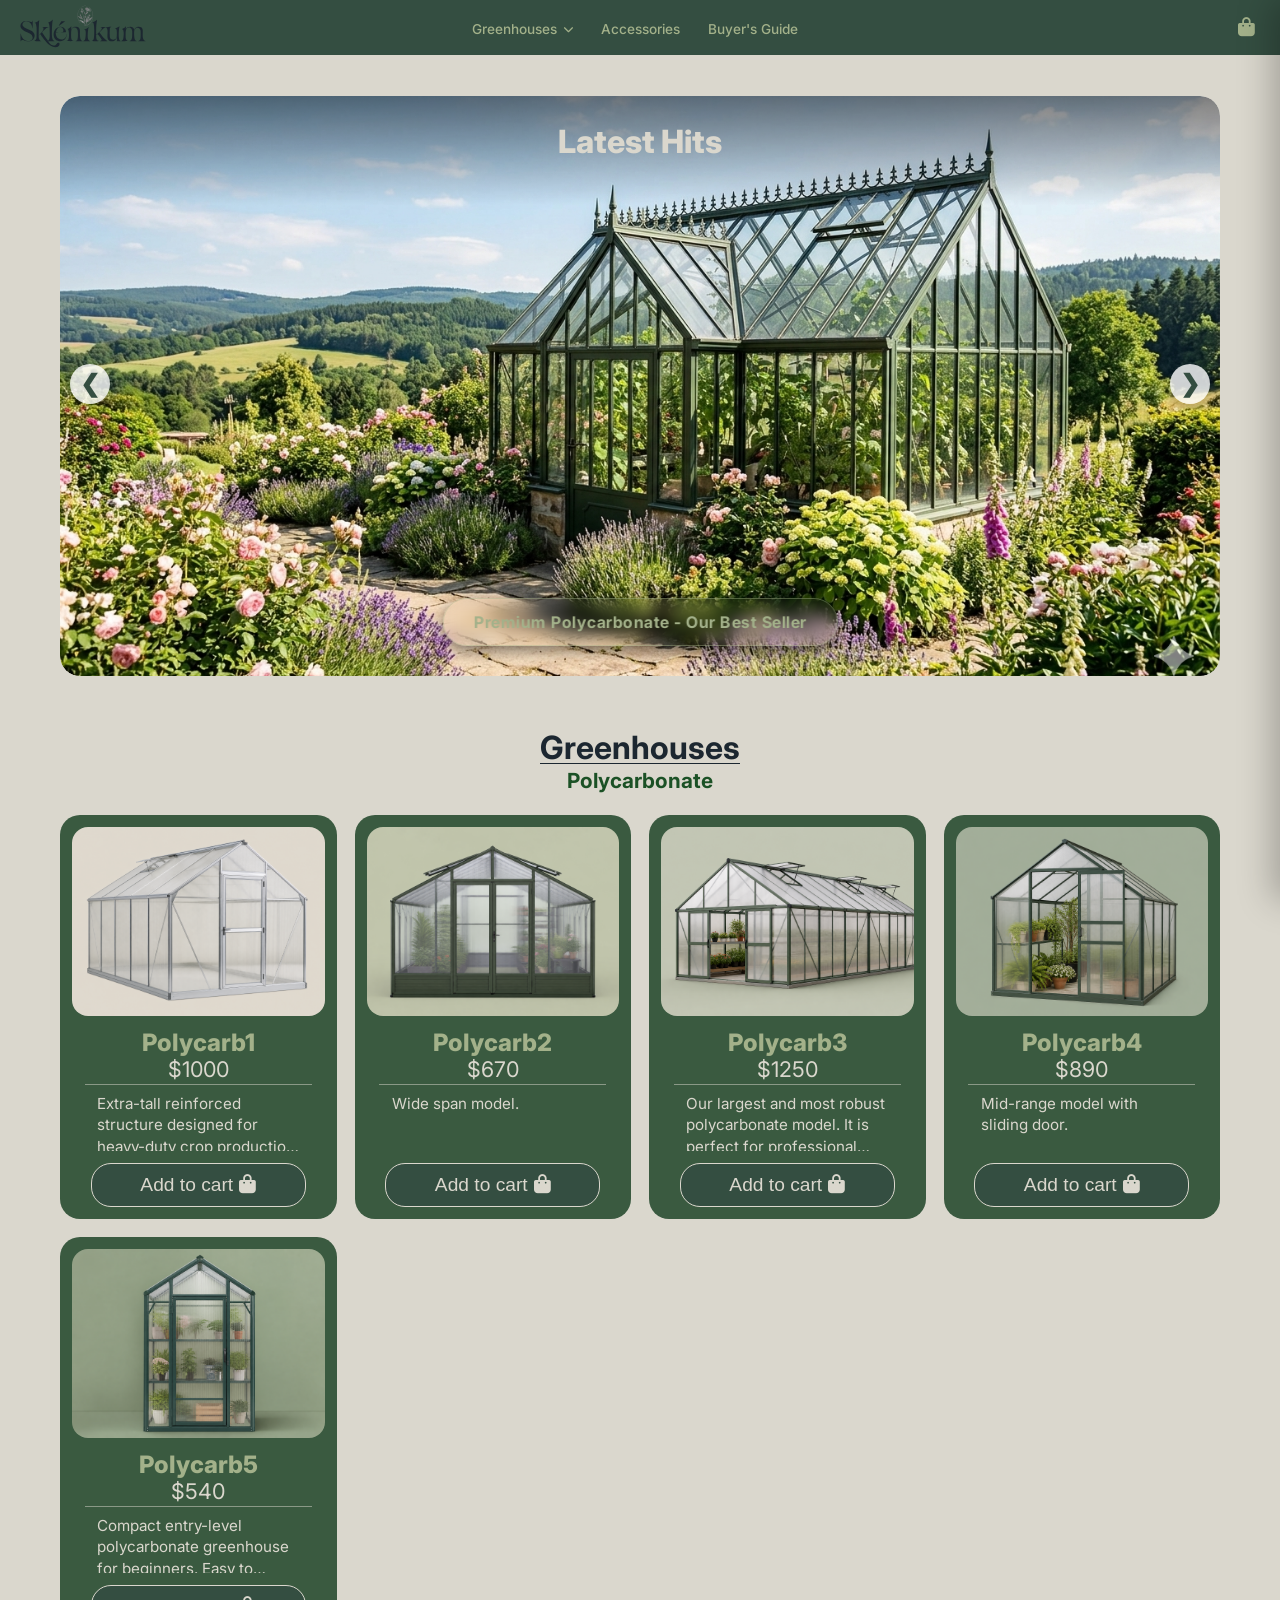
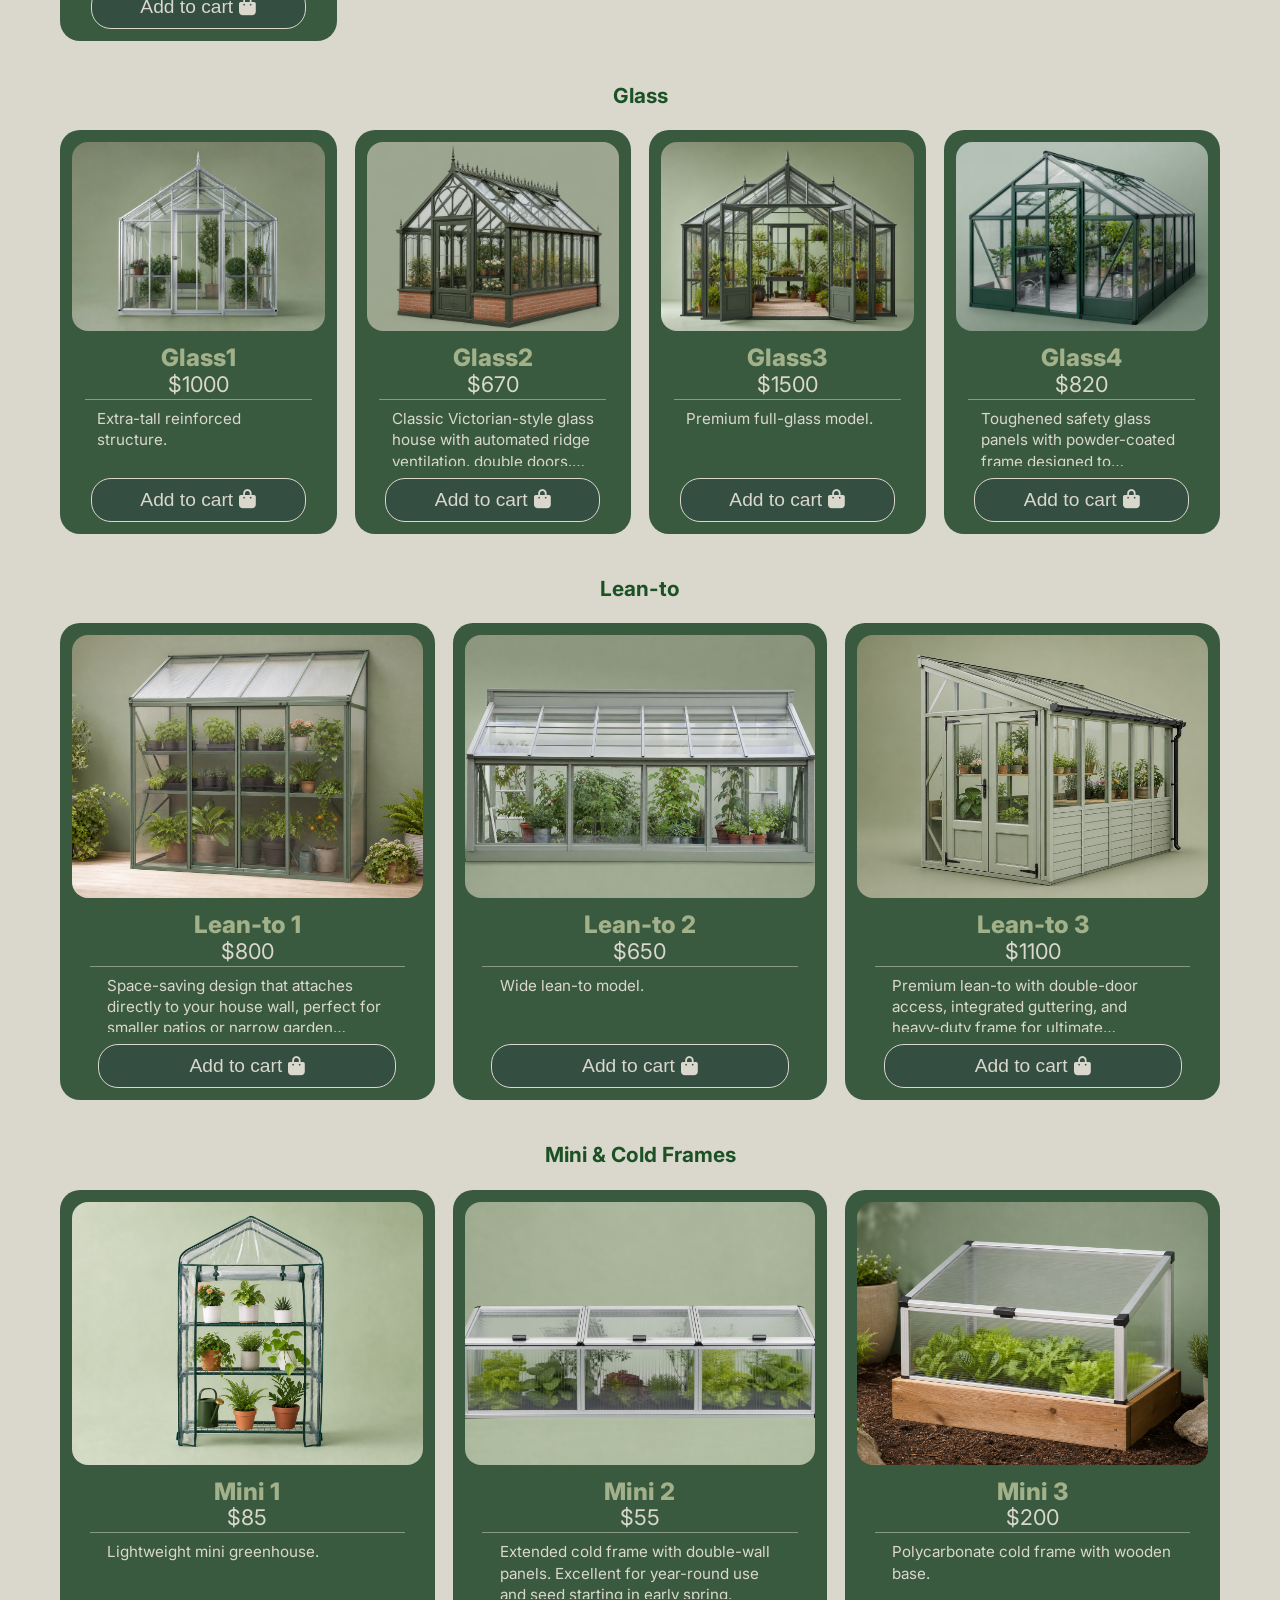
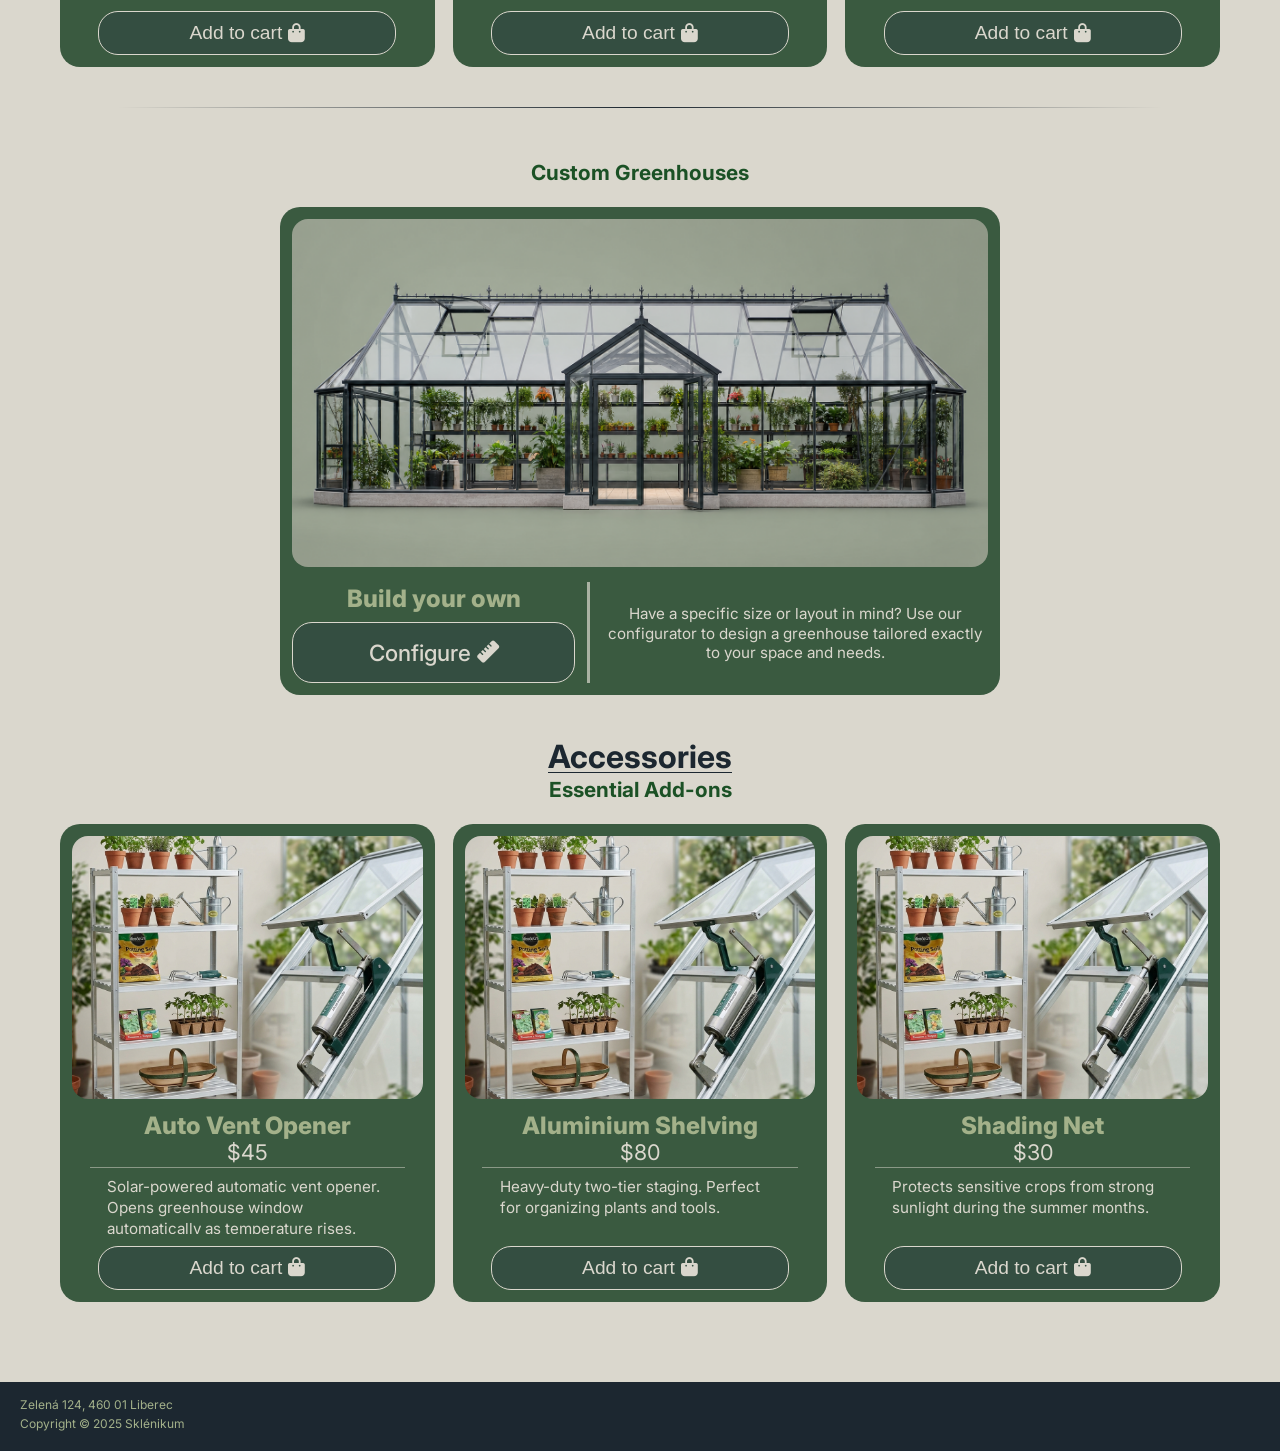
<file: index.html>
<!DOCTYPE html>
<html lang="en">

<head>
    <meta charset="UTF-8">
    <meta name="viewport" content="width=device-width, initial-scale=1.0">
    <title>Sklénikum</title>
    <link rel="stylesheet" href="styles.css">
    <link rel="preconnect" href="https://fonts.googleapis.com">
    <link rel="preconnect" href="https://fonts.gstatic.com" crossorigin>
    <link
        href="https://fonts.googleapis.com/css2?family=Inter:wght@300;400;500;600;700;800&family=Playfair+Display:ital,wght@1,500&display=swap"
        rel="stylesheet">
    <link rel="stylesheet" href="https://cdnjs.cloudflare.com/ajax/libs/font-awesome/6.4.0/css/all.min.css">
</head>

<body>
    <header class="top-bar">
        <div class="logo">
            <a href="index.html"><img src="images/logo.svg" alt="Sklénikum" class="site-logo"></a>
        </div>
        <nav class="top-nav">
            <ul class="nav-list">
                <li class="nav-item has-dropdown">
                    <a href="#greenhouses" class="nav-link">Greenhouses <i
                            class="fa-solid fa-chevron-down nav-arrow"></i></a>
                    <ul class="nav-dropdown">
                        <li><a href="#polycarbonate">Polycarbonate Greenhouses</a></li>
                        <li><a href="#glass">Glass Greenhouses</a></li>
                        <li><a href="#lean-to">Lean-to Greenhouses</a></li>
                        <li><a href="#mini">Mini &amp; Cold Frames</a></li>
                        <li><a href="#custom">Custom Greenhouses</a></li>
                    </ul>
                </li>
                <li class="nav-item">
                    <a href="#accessories" class="nav-link">Accessories</a>
                </li>
                <li class="nav-item">
                    <a href="buyers-guide.html" class="nav-link">Buyer's Guide</a>
                </li>
            </ul>
        </nav>
        <div class="header-actions">
            <button type="button" class="cart-btn" aria-label="Open shopping cart" aria-expanded="false">
                <i class="fa-solid fa-bag-shopping"></i>
                <span class="cart-count" hidden>0</span>
            </button>
        </div>
    </header>
    <hr class="top-bar-divider">

    <main class="content">
        <section class="latest-hits reveal">
            <div class="slideshow-container">
                <h2 class="slideshow-title">Latest Hits</h2>
                <div class="mySlides fade">
                    <img src="/images/latesthits/1.png" alt="Polycarbonate Greenhouse">
                    <div class="slide-caption">Premium Polycarbonate - Our Best Seller</div>
                </div>
                <div class="mySlides fade">
                    <img src="/images/latesthits/2.png" alt="Glass Greenhouse">
                    <div class="slide-caption">Classic Glass - Timeless Elegance</div>
                </div>
                <div class="mySlides fade">
                    <img src="/images/latesthits/3.png" alt="Lean-to Greenhouse">
                    <div class="slide-caption">Space-saving Lean-to - Perfect for Patios</div>
                </div>
                <div class="mySlides fade">
                    <img src="/images/latesthits/4.png" alt="Mini Greenhouse">
                    <div class="slide-caption">Mini & Cold Frames - Early Season Protection</div>
                </div>

                <a class="prev-slide" onclick="changeSlide(-1)">&#10094;</a>
                <a class="next-slide" onclick="changeSlide(1)">&#10095;</a>
            </div>
            <div class="dot-container">
                <span class="dot" onclick="setSlide(1)"></span>
                <span class="dot" onclick="setSlide(2)"></span>
                <span class="dot" onclick="setSlide(3)"></span>
                <span class="dot" onclick="setSlide(4)"></span>
            </div>
        </section>

        <section class="category" id="polycarbonate">
            <h2 class="category-title reveal" id="greenhouses">Greenhouses</h2>
            <h3 class="subcategory-title reveal">Polycarbonate</h3>
            <div class="product-grid">
                <article class="product-card card-md reveal"><a href="product_greenhouse.html" class="card-link"></a>
                    <div class="image-placeholder"><img src="images/greenhouses/1.png" alt="Polycarbonate Greenhouse"
                            class="product-image"></div>
                    <h4 class="product-name">Polycarb1</h4>
                    <p class="product-price">$1000</p>
                    <hr class="card-divider">
                    <p class="product-desc">Extra-tall reinforced structure designed for heavy-duty crop production and
                        maximum yield in demanding weather conditions. Features heavy duty profiles.</p><button
                        class="add-to-cart">Add to cart <i class="fa-solid fa-bag-shopping"></i></button>
                </article>
                <article class="product-card card-sm reveal"><a href="product_greenhouse.html" class="card-link"></a>
                    <div class="image-placeholder"><img src="images/greenhouses/2.png" alt="Polycarbonate Greenhouse"
                            class="product-image"></div>
                    <h4 class="product-name">Polycarb2</h4>
                    <p class="product-price">$670</p>
                    <hr class="card-divider">
                    <p class="product-desc">Wide span model.</p><button class="add-to-cart">Add to cart <i
                            class="fa-solid fa-bag-shopping"></i></button>
                </article>
                <article class="product-card card-lg reveal"><a href="product_greenhouse.html" class="card-link"></a>
                    <div class="image-placeholder"><img src="images/greenhouses/3.png" alt="Polycarbonate Greenhouse"
                            class="product-image"></div>
                    <h4 class="product-name">Polycarb3</h4>
                    <p class="product-price">$1250</p>
                    <hr class="card-divider">
                    <p class="product-desc">Our largest and most robust polycarbonate model. It is perfect for
                        professional growers who need plenty of room, high headroom, and advanced ventilation systems to
                        control temperature and humidity.</p><button class="add-to-cart">Add to cart <i
                            class="fa-solid fa-bag-shopping"></i></button>
                </article>
                <article class="product-card card-sm reveal"><a href="product_greenhouse.html" class="card-link"></a>
                    <div class="image-placeholder"><img src="images/greenhouses/4.png" alt="Polycarbonate Greenhouse"
                            class="product-image"></div>
                    <h4 class="product-name">Polycarb4</h4>
                    <p class="product-price">$890</p>
                    <hr class="card-divider">
                    <p class="product-desc">Mid-range model with sliding door.</p><button class="add-to-cart">Add to
                        cart <i class="fa-solid fa-bag-shopping"></i></button>
                </article>
                <article class="product-card card-md reveal"><a href="product_greenhouse.html" class="card-link"></a>
                    <div class="image-placeholder"><img src="images/greenhouses/5.png" alt="Polycarbonate Greenhouse"
                            class="product-image"></div>
                    <h4 class="product-name">Polycarb5</h4>
                    <p class="product-price">$540</p>
                    <hr class="card-divider">
                    <p class="product-desc">Compact entry-level polycarbonate greenhouse for beginners. Easy to assemble
                        and maintain.</p><button class="add-to-cart">Add to cart <i
                            class="fa-solid fa-bag-shopping"></i></button>
                </article>
            </div>
        </section>


        <section class="category" id="glass">
            <h3 class="subcategory-title reveal">Glass</h3>

            <div class="product-grid">
                <article class="product-card card-lg"><a href="product_greenhouse.html" class="card-link"></a>
                    <div class="image-placeholder"><img src="images/greenhouses/6.png" alt="Glass Greenhouse"
                            class="product-image"></div>
                    <h4 class="product-name">Glass1</h4>
                    <p class="product-price">$1000</p>
                    <hr class="card-divider">
                    <p class="product-desc">Extra-tall reinforced structure.</p><button class="add-to-cart">Add to cart
                        <i class="fa-solid fa-bag-shopping"></i></button>
                </article>
                <article class="product-card card-sm"><a href="product_greenhouse.html" class="card-link"></a>
                    <div class="image-placeholder"><img src="images/greenhouses/7.png" alt="Glass Greenhouse"
                            class="product-image"></div>
                    <h4 class="product-name">Glass2</h4>
                    <p class="product-price">$670</p>
                    <hr class="card-divider">
                    <p class="product-desc">Classic Victorian-style glass house with automated ridge ventilation, double
                        doors, and decorative cresting.</p><button class="add-to-cart">Add to cart <i
                            class="fa-solid fa-bag-shopping"></i></button>
                </article>
                <article class="product-card card-md"><a href="product_greenhouse.html" class="card-link"></a>
                    <div class="image-placeholder"><img src="images/greenhouses/8.png" alt="Glass Greenhouse"
                            class="product-image"></div>
                    <h4 class="product-name">Glass3</h4>
                    <p class="product-price">$1500</p>
                    <hr class="card-divider">
                    <p class="product-desc">Premium full-glass model.</p><button class="add-to-cart">Add to cart <i
                            class="fa-solid fa-bag-shopping"></i></button>
                </article>
                <article class="product-card card-sm"><a href="product_greenhouse.html" class="card-link"></a>
                    <div class="image-placeholder"><img src="images/greenhouses/9.png" alt="Glass Greenhouse"
                            class="product-image"></div>
                    <h4 class="product-name">Glass4</h4>
                    <p class="product-price">$820</p>
                    <hr class="card-divider">
                    <p class="product-desc">Toughened safety glass panels with powder-coated frame designed to withstand
                        extreme wind and heavy snow loads.</p><button class="add-to-cart">Add to cart <i
                            class="fa-solid fa-bag-shopping"></i></button>
                </article>
            </div>
        </section>

        <section class="category" id="lean-to">
            <h3 class="subcategory-title reveal">Lean-to</h3>

            <div class="product-grid">
                <article class="product-card card-sm"><a href="product_greenhouse.html" class="card-link"></a>
                    <div class="image-placeholder"><img src="images/greenhouses/10.png" alt="Lean-to Greenhouse"
                            class="product-image"></div>
                    <h4 class="product-name">Lean-to 1</h4>
                    <p class="product-price">$800</p>
                    <hr class="card-divider">
                    <p class="product-desc">Space-saving design that attaches directly to your house wall, perfect for
                        smaller patios or narrow garden pathways.</p><button class="add-to-cart">Add to cart <i
                            class="fa-solid fa-bag-shopping"></i></button>
                </article>
                <article class="product-card card-md"><a href="product_greenhouse.html" class="card-link"></a>
                    <div class="image-placeholder"><img src="images/greenhouses/11.png" alt="Lean-to Greenhouse"
                            class="product-image"></div>
                    <h4 class="product-name">Lean-to 2</h4>
                    <p class="product-price">$650</p>
                    <hr class="card-divider">
                    <p class="product-desc">Wide lean-to model.</p><button class="add-to-cart">Add to cart <i
                            class="fa-solid fa-bag-shopping"></i></button>
                </article>
                <article class="product-card card-sm"><a href="product_greenhouse.html" class="card-link"></a>
                    <div class="image-placeholder"><img src="images/greenhouses/12.png" alt="Lean-to Greenhouse"
                            class="product-image"></div>
                    <h4 class="product-name">Lean-to 3</h4>
                    <p class="product-price">$1100</p>
                    <hr class="card-divider">
                    <p class="product-desc">Premium lean-to with double-door access, integrated guttering, and
                        heavy-duty frame for ultimate durability.</p><button class="add-to-cart">Add to cart <i
                            class="fa-solid fa-bag-shopping"></i></button>
                </article>
            </div>
        </section>

        <section class="category" id="mini">
            <h3 class="subcategory-title reveal">Mini & Cold Frames</h3>

            <div class="product-grid">
                <article class="product-card card-sm"><a href="product_greenhouse.html" class="card-link"></a>
                    <div class="image-placeholder"><img src="images/greenhouses/13.png" alt="Mini Greenhouse"
                            class="product-image"></div>
                    <h4 class="product-name">Mini 1</h4>
                    <p class="product-price">$85</p>
                    <hr class="card-divider">
                    <p class="product-desc">Lightweight mini greenhouse.</p><button class="add-to-cart">Add to cart <i
                            class="fa-solid fa-bag-shopping"></i></button>
                </article>
                <article class="product-card card-md"><a href="product_greenhouse.html" class="card-link"></a>
                    <div class="image-placeholder"><img src="images/greenhouses/14.png" alt="Mini Greenhouse"
                            class="product-image"></div>
                    <h4 class="product-name">Mini 2</h4>
                    <p class="product-price">$55</p>
                    <hr class="card-divider">
                    <p class="product-desc">Extended cold frame with double-wall panels. Excellent for year-round use
                        and seed starting in early spring.</p><button class="add-to-cart">Add to cart <i
                            class="fa-solid fa-bag-shopping"></i></button>
                </article>
                <article class="product-card card-sm"><a href="product_greenhouse.html" class="card-link"></a>
                    <div class="image-placeholder"><img src="images/greenhouses/15.png" alt="Mini Greenhouse"
                            class="product-image"></div>
                    <h4 class="product-name">Mini 3</h4>
                    <p class="product-price">$200</p>
                    <hr class="card-divider">
                    <p class="product-desc">Polycarbonate cold frame with wooden base.</p><button
                        class="add-to-cart">Add to cart <i class="fa-solid fa-bag-shopping"></i></button>
                </article>
            </div>
        </section>


        <hr class="section-divider">

        <section class="category" id="custom">
            <h3 class="subcategory-title reveal">Custom Greenhouses</h3>

            <div class="product-grid">
                <article class="product-card custom-card reveal">
                    <a href="product_custom-greenhouse.html" class="card-link"></a>
                    <div class="image-placeholder large">
                        <img src="images/greenhouses/custom.png" alt="Custom Greenhouse" class="product-image">
                    </div>
                    <div class="custom-card-bottom">
                        <div class="custom-card-left">
                            <h4 class="product-name large-name">Build your own</h4>
                            <a href="custom_greenhouse.html" class="add-to-cart custom-build">Configure <i class="fa-solid fa-ruler"></i></a>
                        </div>
                        <div class="custom-divider"></div>
                        <div class="custom-card-right">
                            <p class="product-desc product-desc-custom">Have a specific size or layout in mind? Use our
                                configurator to design a greenhouse tailored exactly to your space and needs.</p>
                        </div>
                    </div>
                </article>
            </div>
        </section>

        <section class="category" id="accessories">
            <h2 class="category-title reveal">Accessories</h2>
            <h3 class="subcategory-title reveal">Essential Add-ons</h3>

            <div class="product-grid">
                <article class="product-card card-sm"><a href="#" class="card-link"></a>
                    <div class="image-placeholder"><img src="/images/accessories.png" alt="Auto Vent Opener"
                            class="product-image"></div>
                    <h4 class="product-name">Auto Vent Opener</h4>
                    <p class="product-price">$45</p>
                    <hr class="card-divider">
                    <p class="product-desc">Solar-powered automatic vent opener. Opens greenhouse window automatically
                        as temperature rises.</p><button class="add-to-cart">Add to cart <i
                            class="fa-solid fa-bag-shopping"></i></button>
                </article>
                <article class="product-card card-sm"><a href="#" class="card-link"></a>
                    <div class="image-placeholder"><img src="/images/accessories.png" alt="Aluminium Shelving"
                            class="product-image"></div>
                    <h4 class="product-name">Aluminium Shelving</h4>
                    <p class="product-price">$80</p>
                    <hr class="card-divider">
                    <p class="product-desc">Heavy-duty two-tier staging. Perfect for organizing plants and tools.</p>
                    <button class="add-to-cart">Add to cart <i class="fa-solid fa-bag-shopping"></i></button>
                </article>
                <article class="product-card card-sm"><a href="#" class="card-link"></a>
                    <div class="image-placeholder"><img src="/images/accessories.png" alt="Shading Net"
                            class="product-image"></div>
                    <h4 class="product-name">Shading Net</h4>
                    <p class="product-price">$30</p>
                    <hr class="card-divider">
                    <p class="product-desc">Protects sensitive crops from strong sunlight during the summer months.</p>
                    <button class="add-to-cart">Add to cart <i class="fa-solid fa-bag-shopping"></i></button>
                </article>
            </div>
        </section>
    </main>

    <footer class="site-footer">
        <p>Zelená 124, 460 01 Liberec</p>
        <p>Copyright © 2025 Sklénikum</p>
    </footer>

    <script>
        // Scroll-reveal: fade in + slide up when element enters viewport
        (function () {
            const observer = new IntersectionObserver(
                function (entries) {
                    entries.forEach(function (entry) {
                        if (entry.isIntersecting) {
                            entry.target.classList.add('visible');
                            // Animate only once — unobserve after reveal
                            observer.unobserve(entry.target);
                        }
                    });
                },
                { threshold: 0.12 }
            );

            document.querySelectorAll('.reveal').forEach(function (el) {
                observer.observe(el);
            });
        })();
    </script>
    <script src="site.js"></script>
    <script src="cart.js"></script>
    <script>
        let slideIndex = 1;
        showSlides(slideIndex);

        // Next/previous controls
        function changeSlide(n) {
            showSlides(slideIndex += n);
        }

        // Thumbnail image controls
        function setSlide(n) {
            showSlides(slideIndex = n);
        }

        function showSlides(n) {
            let i;
            let slides = document.getElementsByClassName("mySlides");
            let dots = document.getElementsByClassName("dot");
            if (n > slides.length) { slideIndex = 1 }
            if (n < 1) { slideIndex = slides.length }
            for (i = 0; i < slides.length; i++) {
                slides[i].style.display = "none";
            }
            for (i = 0; i < dots.length; i++) {
                dots[i].className = dots[i].className.replace(" active-dot", "");
            }
            slides[slideIndex - 1].style.display = "flex";
            dots[slideIndex - 1].className += " active-dot";
        }

        // Auto play
        setInterval(() => {
            changeSlide(1);
        }, 5000);
    </script>
</body>

</html>
</file>
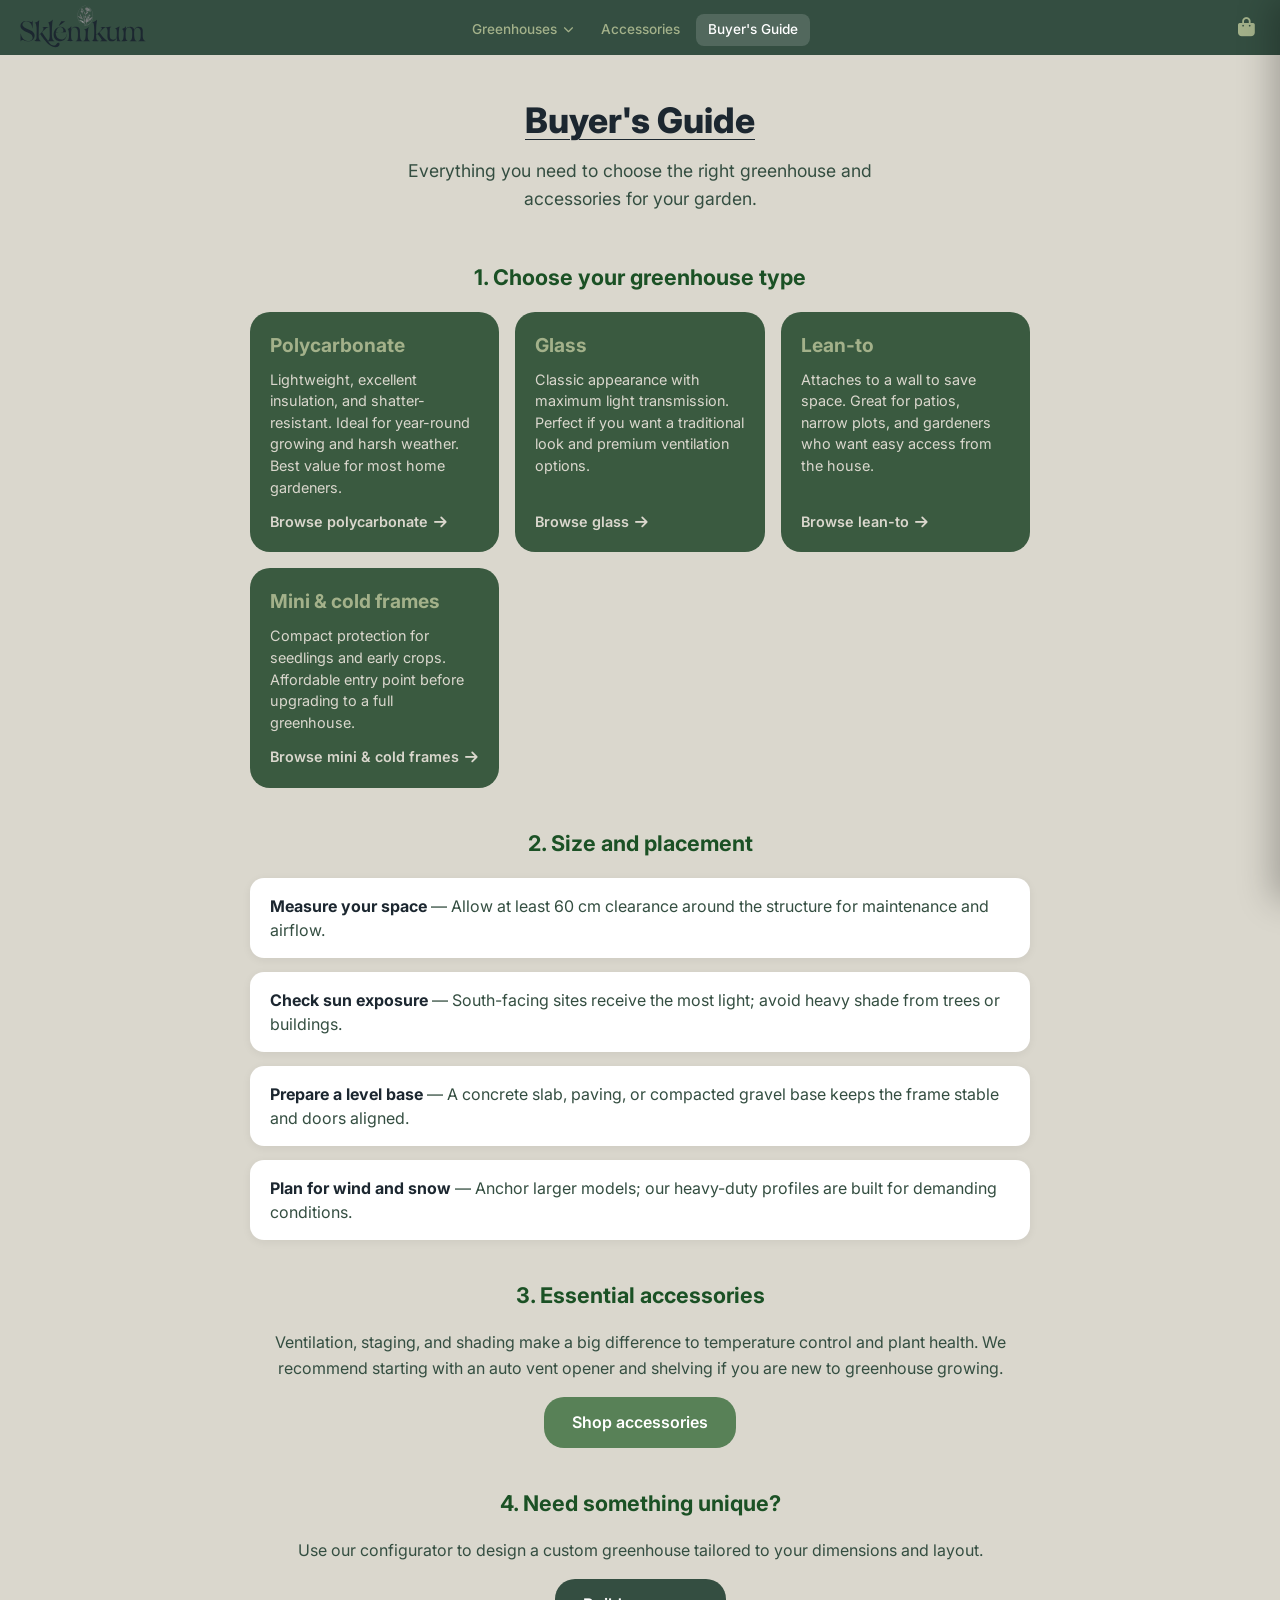
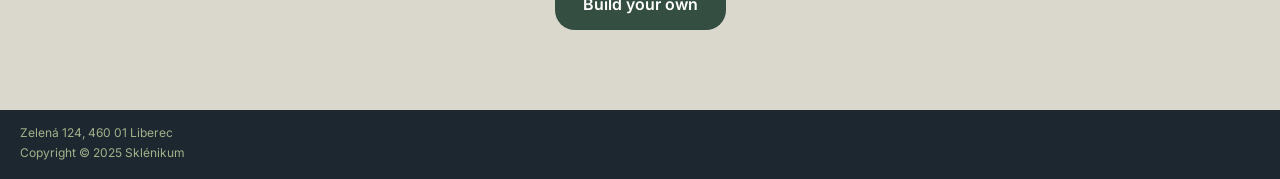
<file: buyers-guide.html>
<!DOCTYPE html>
<html lang="en">

<head>
    <meta charset="UTF-8">
    <meta name="viewport" content="width=device-width, initial-scale=1.0">
    <title>Buyer's Guide | Sklénikum</title>
    <link rel="stylesheet" href="styles.css">
    <link rel="preconnect" href="https://fonts.googleapis.com">
    <link rel="preconnect" href="https://fonts.gstatic.com" crossorigin>
    <link
        href="https://fonts.googleapis.com/css2?family=Inter:wght@300;400;500;600;700;800&family=Playfair+Display:ital,wght@1,500&display=swap"
        rel="stylesheet">
    <link rel="stylesheet" href="https://cdnjs.cloudflare.com/ajax/libs/font-awesome/6.4.0/css/all.min.css">
</head>

<body>
    <header class="top-bar">
        <div class="logo">
            <a href="index.html"><img src="images/logo.svg" alt="Sklénikum" class="site-logo"></a>
        </div>
        <nav class="top-nav">
            <ul class="nav-list">
                <li class="nav-item has-dropdown">
                    <a href="index.html#greenhouses" class="nav-link">Greenhouses <i
                            class="fa-solid fa-chevron-down nav-arrow"></i></a>
                    <ul class="nav-dropdown">
                        <li><a href="index.html#polycarbonate">Polycarbonate Greenhouses</a></li>
                        <li><a href="index.html#glass">Glass Greenhouses</a></li>
                        <li><a href="index.html#lean-to">Lean-to Greenhouses</a></li>
                        <li><a href="index.html#mini">Mini &amp; Cold Frames</a></li>
                        <li><a href="index.html#custom">Custom Greenhouses</a></li>
                    </ul>
                </li>
                <li class="nav-item">
                    <a href="index.html#accessories" class="nav-link">Accessories</a>
                </li>
                <li class="nav-item">
                    <a href="buyers-guide.html" class="nav-link nav-link-active">Buyer's Guide</a>
                </li>
            </ul>
        </nav>
        <div class="header-actions">
            <button type="button" class="cart-btn" aria-label="Open shopping cart" aria-expanded="false">
                <i class="fa-solid fa-bag-shopping"></i>
                <span class="cart-count" hidden>0</span>
            </button>
        </div>
    </header>
    <hr class="top-bar-divider">

    <main class="content guide-page">
        <header class="guide-hero">
            <h1 class="guide-hero-title">Buyer's Guide</h1>
            <p class="guide-hero-lead">Everything you need to choose the right greenhouse and accessories for your garden.</p>
        </header>

        <section class="guide-section">
            <h2 class="guide-section-title">1. Choose your greenhouse type</h2>
            <div class="guide-cards">
                <article class="guide-card">
                    <h3>Polycarbonate</h3>
                    <p>Lightweight, excellent insulation, and shatter-resistant. Ideal for year-round growing and harsh weather. Best value for most home gardeners.</p>
                    <a href="index.html#polycarbonate" class="guide-link">Browse polycarbonate <i class="fa-solid fa-arrow-right"></i></a>
                </article>
                <article class="guide-card">
                    <h3>Glass</h3>
                    <p>Classic appearance with maximum light transmission. Perfect if you want a traditional look and premium ventilation options.</p>
                    <a href="index.html#glass" class="guide-link">Browse glass <i class="fa-solid fa-arrow-right"></i></a>
                </article>
                <article class="guide-card">
                    <h3>Lean-to</h3>
                    <p>Attaches to a wall to save space. Great for patios, narrow plots, and gardeners who want easy access from the house.</p>
                    <a href="index.html#lean-to" class="guide-link">Browse lean-to <i class="fa-solid fa-arrow-right"></i></a>
                </article>
                <article class="guide-card">
                    <h3>Mini &amp; cold frames</h3>
                    <p>Compact protection for seedlings and early crops. Affordable entry point before upgrading to a full greenhouse.</p>
                    <a href="index.html#mini" class="guide-link">Browse mini &amp; cold frames <i class="fa-solid fa-arrow-right"></i></a>
                </article>
            </div>
        </section>

        <section class="guide-section">
            <h2 class="guide-section-title">2. Size and placement</h2>
            <ul class="guide-list">
                <li><strong>Measure your space</strong> — Allow at least 60&nbsp;cm clearance around the structure for maintenance and airflow.</li>
                <li><strong>Check sun exposure</strong> — South-facing sites receive the most light; avoid heavy shade from trees or buildings.</li>
                <li><strong>Prepare a level base</strong> — A concrete slab, paving, or compacted gravel base keeps the frame stable and doors aligned.</li>
                <li><strong>Plan for wind and snow</strong> — Anchor larger models; our heavy-duty profiles are built for demanding conditions.</li>
            </ul>
        </section>

        <section class="guide-section">
            <h2 class="guide-section-title">3. Essential accessories</h2>
            <p class="guide-text">Ventilation, staging, and shading make a big difference to temperature control and plant health. We recommend starting with an auto vent opener and shelving if you are new to greenhouse growing.</p>
            <a href="index.html#accessories" class="guide-cta-btn">Shop accessories</a>
        </section>

        <section class="guide-section guide-section-custom">
            <h2 class="guide-section-title">4. Need something unique?</h2>
            <p class="guide-text">Use our configurator to design a custom greenhouse tailored to your dimensions and layout.</p>
            <a href="product_custom-greenhouse.html" class="guide-cta-btn guide-cta-btn-secondary">Build your own</a>
        </section>
    </main>

    <footer class="site-footer">
        <p>Zelená 124, 460 01 Liberec</p>
        <p>Copyright © 2025 Sklénikum</p>
    </footer>

    <script src="site.js"></script>
    <script src="cart.js"></script>
</body>

</html>
</file>
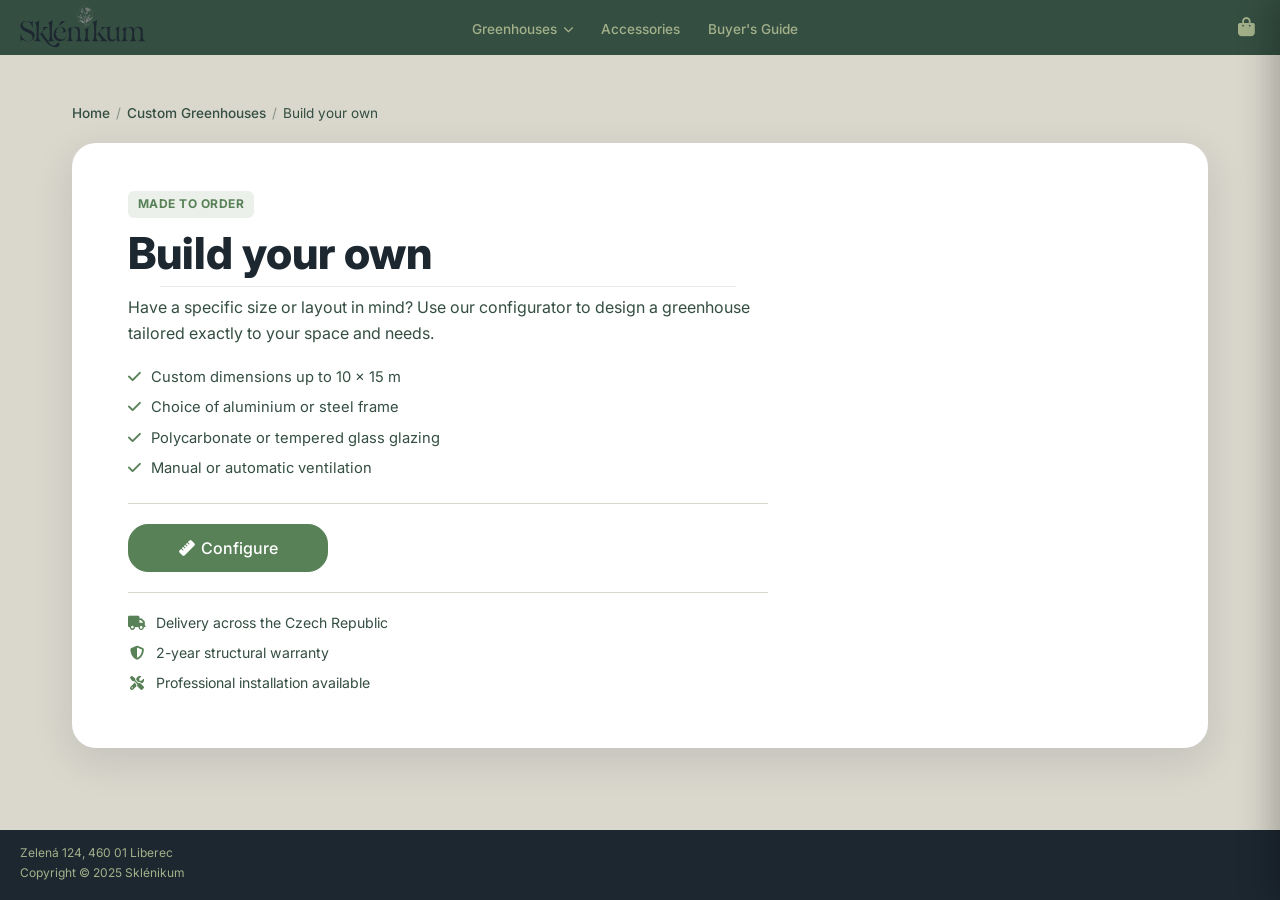
<file: product_custom-greenhouse.html>
<!DOCTYPE html>
<html lang="en">

<head>
    <meta charset="UTF-8">
    <meta name="viewport" content="width=device-width, initial-scale=1.0">
    <title>Build your own | Sklénikum</title>
    <link rel="stylesheet" href="styles.css">
    <link rel="preconnect" href="https://fonts.googleapis.com">
    <link rel="preconnect" href="https://fonts.gstatic.com" crossorigin>
    <link
        href="https://fonts.googleapis.com/css2?family=Inter:wght@300;400;500;600;700;800&family=Playfair+Display:ital,wght@1,500&display=swap"
        rel="stylesheet">
    <link rel="stylesheet" href="https://cdnjs.cloudflare.com/ajax/libs/font-awesome/6.4.0/css/all.min.css">
</head>

<body>
    <header class="top-bar">
        <div class="logo">
            <a href="index.html"><img src="images/logo.svg" alt="Sklénikum" class="site-logo"></a>
        </div>
        <nav class="top-nav">
            <ul class="nav-list">
                <li class="nav-item has-dropdown">
                    <a href="index.html#greenhouses" class="nav-link">Greenhouses <i
                            class="fa-solid fa-chevron-down nav-arrow"></i></a>
                    <ul class="nav-dropdown">
                        <li><a href="index.html#polycarbonate">Polycarbonate Greenhouses</a></li>
                        <li><a href="index.html#glass">Glass Greenhouses</a></li>
                        <li><a href="index.html#lean-to">Lean-to Greenhouses</a></li>
                        <li><a href="index.html#mini">Mini &amp; Cold Frames</a></li>
                        <li><a href="index.html#custom">Custom Greenhouses</a></li>
                    </ul>
                </li>
                <li class="nav-item">
                    <a href="index.html#accessories" class="nav-link">Accessories</a>
                </li>
                <li class="nav-item">
                    <a href="buyers-guide.html" class="nav-link">Buyer's Guide</a>
                </li>
            </ul>
        </nav>
        <div class="header-actions">
            <button type="button" class="cart-btn" aria-label="Open shopping cart" aria-expanded="false">
                <i class="fa-solid fa-bag-shopping"></i>
                <span class="cart-count" hidden>0</span>
            </button>
        </div>
    </header>
    <hr class="top-bar-divider">

    <main class="content product-page">
        <nav class="product-breadcrumb" aria-label="Breadcrumb">
            <a href="index.html">Home</a>
            <span class="breadcrumb-sep">/</span>
            <a href="index.html#custom">Custom Greenhouses</a>
            <span class="breadcrumb-sep">/</span>
            <span>Build your own</span>
        </nav>

        <article class="product-detail product-detail-custom">
            <div class="product-detail-info product-shop-info" style="max-width:640px">
                <span class="product-shop-badge">Made to order</span>
                <h1 class="product-name">Build your own</h1>
                <hr class="card-divider">

                <p class="product-desc product-shop-desc">Have a specific size or layout in mind? Use our configurator to design a greenhouse tailored exactly to your space and needs.</p>

                <ul class="product-features">
                    <li><i class="fa-solid fa-check"></i> Custom dimensions up to 10 × 15 m</li>
                    <li><i class="fa-solid fa-check"></i> Choice of aluminium or steel frame</li>
                    <li><i class="fa-solid fa-check"></i> Polycarbonate or tempered glass glazing</li>
                    <li><i class="fa-solid fa-check"></i> Manual or automatic ventilation</li>
                </ul>

                <div class="product-shop-actions">
                    <div class="product-shop-buy">
                        <a href="custom_greenhouse.html" class="add-to-cart product-shop-add">
                            <i class="fa-solid fa-ruler"></i> Configure
                        </a>
                    </div>
                </div>

                <ul class="product-shop-meta">
                    <li><i class="fa-solid fa-truck"></i> Delivery across the Czech Republic</li>
                    <li><i class="fa-solid fa-shield-halved"></i> 2-year structural warranty</li>
                    <li><i class="fa-solid fa-screwdriver-wrench"></i> Professional installation available</li>
                </ul>
            </div>
        </article>
    </main>

    <footer class="site-footer">
        <p>Zelená 124, 460 01 Liberec</p>
        <p>Copyright © 2025 Sklénikum</p>
    </footer>

    <script src="site.js"></script>
    <script src="cart.js"></script>
</body>

</html>
</file>
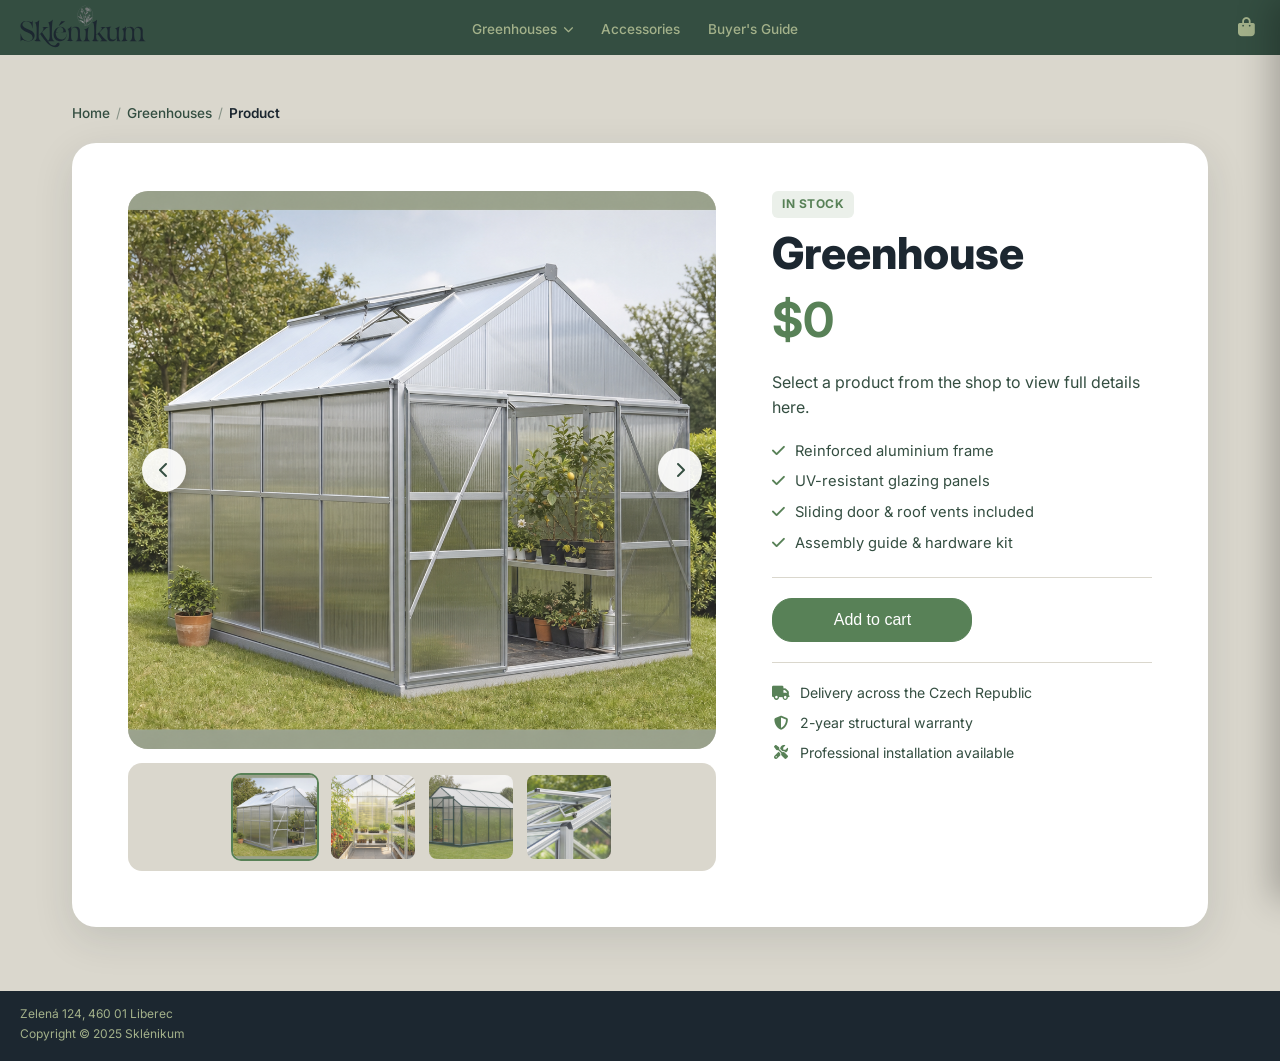
<file: product_greenhouse.html>
<!DOCTYPE html>
<html lang="en">

<head>
    <meta charset="UTF-8">
    <meta name="viewport" content="width=device-width, initial-scale=1.0">
    <title>Greenhouse | Sklénikum</title>
    <link rel="stylesheet" href="styles.css">
    <link rel="preconnect" href="https://fonts.googleapis.com">
    <link rel="preconnect" href="https://fonts.gstatic.com" crossorigin>
    <link
        href="https://fonts.googleapis.com/css2?family=Inter:wght@300;400;500;600;700;800&family=Playfair+Display:ital,wght@1,500&display=swap"
        rel="stylesheet">
    <link rel="stylesheet" href="https://cdnjs.cloudflare.com/ajax/libs/font-awesome/6.4.0/css/all.min.css">
</head>

<body>
    <header class="top-bar">
        <div class="logo">
            <a href="index.html"><img src="images/logo.svg" alt="Sklénikum" class="site-logo"></a>
        </div>
        <nav class="top-nav">
            <ul class="nav-list">
                <li class="nav-item has-dropdown">
                    <a href="index.html#greenhouses" class="nav-link">Greenhouses <i
                            class="fa-solid fa-chevron-down nav-arrow"></i></a>
                    <ul class="nav-dropdown">
                        <li><a href="index.html#polycarbonate">Polycarbonate Greenhouses</a></li>
                        <li><a href="index.html#glass">Glass Greenhouses</a></li>
                        <li><a href="index.html#lean-to">Lean-to Greenhouses</a></li>
                        <li><a href="index.html#mini">Mini &amp; Cold Frames</a></li>
                        <li><a href="index.html#custom">Custom Greenhouses</a></li>
                    </ul>
                </li>
                <li class="nav-item">
                    <a href="index.html#accessories" class="nav-link">Accessories</a>
                </li>
                <li class="nav-item">
                    <a href="buyers-guide.html" class="nav-link">Buyer's Guide</a>
                </li>
            </ul>
        </nav>
        <div class="header-actions">
            <button type="button" class="cart-btn" aria-label="Open shopping cart" aria-expanded="false">
                <i class="fa-solid fa-bag-shopping"></i>
                <span class="cart-count" hidden>0</span>
            </button>
        </div>
    </header>
    <hr class="top-bar-divider">

    <main class="content product-page">
        <nav class="product-breadcrumb" aria-label="Breadcrumb">
            <a href="index.html">Home</a>
            <span class="breadcrumb-sep">/</span>
            <a href="index.html#greenhouses" id="breadcrumb-category-link">Greenhouses</a>
            <span class="breadcrumb-sep">/</span>
            <span id="breadcrumb-current">Product</span>
        </nav>

        <article class="product-detail product-shop">
            <div class="product-shop-gallery">
                <div class="product-gallery" id="product-gallery">
                    <div class="product-gallery-viewport">
                        <div class="product-gallery-track" id="product-gallery-track"></div>
                        <button type="button" class="product-gallery-arrow product-gallery-prev" aria-label="Previous image">
                            <i class="fa-solid fa-chevron-left"></i>
                        </button>
                        <button type="button" class="product-gallery-arrow product-gallery-next" aria-label="Next image">
                            <i class="fa-solid fa-chevron-right"></i>
                        </button>
                    </div>
                    <div class="product-gallery-thumbs" id="product-gallery-thumbs" role="tablist"
                        aria-label="Product images"></div>
                </div>
            </div>

            <div class="product-detail-info product-shop-info">
                <span class="product-shop-badge">In stock</span>
                <h1 class="product-name">Greenhouse</h1>
                <p class="product-price product-shop-price">$0</p>

                <p class="product-desc product-shop-desc">Select a product from the shop to view full details here.</p>

                <ul class="product-features">
                    <li><i class="fa-solid fa-check"></i> Reinforced aluminium frame</li>
                    <li><i class="fa-solid fa-check"></i> UV-resistant glazing panels</li>
                    <li><i class="fa-solid fa-check"></i> Sliding door &amp; roof vents included</li>
                    <li><i class="fa-solid fa-check"></i> Assembly guide &amp; hardware kit</li>
                </ul>

                <div class="product-shop-actions">
                    <div class="product-shop-buy">
                        <span class="product-shop-qty-label">Quantity</span>
                        <button type="button" class="add-to-cart product-shop-add">Add to cart</button>
                    </div>
                </div>

                <ul class="product-shop-meta">
                    <li><i class="fa-solid fa-truck"></i> Delivery across the Czech Republic</li>
                    <li><i class="fa-solid fa-shield-halved"></i> 2-year structural warranty</li>
                    <li><i class="fa-solid fa-screwdriver-wrench"></i> Professional installation available</li>
                </ul>
            </div>
        </article>
    </main>

    <footer class="site-footer">
        <p>Zelená 124, 460 01 Liberec</p>
        <p>Copyright © 2025 Sklénikum</p>
    </footer>

    <script src="site.js"></script>
    <script src="product-page.js"></script>
    <script src="cart.js"></script>
</body>

</html>
</file>
<file: styles.css>
/* Base styles */
html {
    scroll-behavior: smooth;
}

:root {
    --dust-grey: #dad7cd;
    --dry-sage: #a3b18a;
    --fern: #588157;
    --hunter-green: #3A5A40;
    --pine-teal: #344e41;
    --dark-blue: #1C2730;
    --filler-green: #1B5125;
}

* {
    margin: 0;
    padding: 0;
    box-sizing: border-box;
}

body {
    font-family: 'Inter', sans-serif;
    background-color: var(--dust-grey);
    line-height: 1.4;
    display: flex;
    flex-direction: column;
    min-height: 100vh;
    margin: 0;
}



/* ----------------------------------------------------- */
/* Header */
/* ----------------------------------------------------- */


.top-bar {
    background-color: var(--pine-teal);
    color: var(--dry-sage);
    display: grid;
    grid-template-columns: 1fr auto 1fr;
    align-items: center;
    padding: 0 10px;
    position: sticky;
    top: 0;
    z-index: 1000;
}

.logo {
    display: flex;
    flex-direction: column;
    align-items: flex-start;
    position: relative;
    padding-left: 5px;
    margin: -20px 0 -25px -10px;
    justify-self: start;
}

.site-logo {
    height: 100px;
    width: auto;
    display: block;
}

.header-actions {
    justify-self: end;
    display: flex;
    align-items: center;
    padding-right: 15px;
}

.cart-btn {
    background: none;
    border: none;
    color: var(--dry-sage);
    font-size: 1.2rem;
    cursor: pointer;
    position: relative;
    display: flex;
    align-items: center;
    justify-content: center;
    transition: color 0.2s ease, transform 0.2s ease;
}

.cart-btn:hover {
    color: #fff;
    transform: scale(1.05);
}

.cart-count {
    position: absolute;
    top: -8px;
    right: -10px;
    background-color: var(--fern);
    color: #fff;
    font-size: 0.7rem;
    font-weight: 700;
    min-width: 18px;
    height: 18px;
    border-radius: 9px;
    display: flex;
    align-items: center;
    justify-content: center;
    padding: 0 4px;
    border: 2px solid var(--pine-teal);
}

.cart-count[hidden] {
    display: none;
}

/* ----------------------------------------------------- */
/* Shopping cart panel */
/* ----------------------------------------------------- */

body.cart-open {
    overflow: hidden;
}

.cart-overlay {
    position: fixed;
    inset: 0;
    background: rgba(28, 39, 48, 0.55);
    z-index: 1100;
    opacity: 0;
    pointer-events: none;
    transition: opacity 0.25s ease;
}

.cart-overlay.is-open {
    opacity: 1;
    pointer-events: auto;
}

.cart-panel {
    position: fixed;
    top: 0;
    right: 0;
    width: min(400px, 100%);
    height: 100vh;
    background: var(--dust-grey);
    z-index: 1200;
    display: flex;
    flex-direction: column;
    box-shadow: -8px 0 32px rgba(0, 0, 0, 0.25);
    transform: translateX(100%);
    transition: transform 0.3s ease;
}

.cart-panel.is-open {
    transform: translateX(0);
}

.cart-header {
    display: flex;
    align-items: center;
    justify-content: space-between;
    padding: 20px 20px 16px;
    background: var(--pine-teal);
    color: var(--dry-sage);
}

.cart-title {
    font-size: 1.25rem;
    font-weight: 700;
    margin: 0;
}

.cart-close {
    background: none;
    border: none;
    color: var(--dry-sage);
    font-size: 1.25rem;
    cursor: pointer;
    padding: 6px;
    border-radius: 8px;
    transition: background 0.2s, color 0.2s;
}

.cart-close:hover {
    background: rgba(255, 255, 255, 0.12);
    color: #fff;
}

.cart-body {
    flex: 1;
    overflow-y: auto;
    padding: 16px;
}

.cart-empty {
    text-align: center;
    color: var(--pine-teal);
    font-size: 0.95rem;
    padding: 40px 16px;
    margin: 0;
}

.cart-empty[hidden] {
    display: none;
}

.cart-items {
    list-style: none;
    margin: 0;
    padding: 0;
    display: flex;
    flex-direction: column;
    gap: 12px;
}

.cart-item {
    display: grid;
    grid-template-columns: 72px 1fr auto;
    gap: 12px;
    align-items: start;
    background: #fff;
    border-radius: 14px;
    padding: 10px;
    box-shadow: 0 2px 8px rgba(0, 0, 0, 0.08);
}

.cart-item-image {
    width: 72px;
    height: 72px;
    object-fit: cover;
    border-radius: 10px;
    background: var(--dust-grey);
}

.cart-item-details {
    display: flex;
    flex-direction: column;
    gap: 4px;
    min-width: 0;
}

.cart-item-name {
    font-weight: 700;
    font-size: 0.9rem;
    color: var(--dark-blue);
    line-height: 1.2;
}

.cart-item-price {
    font-size: 0.85rem;
    color: var(--fern);
    font-weight: 600;
}

.cart-item-qty {
    display: flex;
    align-items: center;
    gap: 8px;
    margin-top: 4px;
}

.qty-btn {
    width: 28px;
    height: 28px;
    border: 1px solid var(--dry-sage);
    background: var(--dust-grey);
    color: var(--pine-teal);
    border-radius: 8px;
    font-size: 1rem;
    font-weight: 600;
    cursor: pointer;
    display: flex;
    align-items: center;
    justify-content: center;
    transition: background 0.15s, color 0.15s;
}

.qty-btn:hover {
    background: var(--fern);
    color: #fff;
    border-color: var(--fern);
}

.qty-value {
    font-weight: 700;
    min-width: 1.25rem;
    text-align: center;
    color: var(--dark-blue);
}

.cart-item-remove {
    background: none;
    border: none;
    color: var(--pine-teal);
    cursor: pointer;
    padding: 6px;
    opacity: 0.7;
    transition: opacity 0.15s, color 0.15s;
}

.cart-item-remove:hover {
    opacity: 1;
    color: #c0392b;
}

.cart-footer {
    padding: 16px 20px 24px;
    border-top: 1px solid rgba(52, 78, 65, 0.2);
    background: #fff;
    display: flex;
    flex-direction: column;
    gap: 10px;
}

.cart-footer[hidden] {
    display: none;
}

.cart-subtotal-row {
    display: flex;
    justify-content: space-between;
    font-size: 1.1rem;
    font-weight: 700;
    color: var(--dark-blue);
}

.cart-checkout-btn {
    background: var(--fern);
    color: #fff;
    border: none;
    padding: 14px 20px;
    border-radius: 12px;
    font-size: 1rem;
    font-weight: 600;
    cursor: pointer;
    transition: background 0.2s, transform 0.15s;
}

.cart-checkout-btn:hover {
    background: var(--hunter-green);
    transform: translateY(-1px);
}

.cart-clear-btn {
    background: none;
    border: none;
    color: var(--pine-teal);
    font-size: 0.85rem;
    cursor: pointer;
    text-decoration: underline;
    padding: 4px;
}

.cart-clear-btn:hover {
    color: var(--dark-blue);
}

.add-to-cart.added {
    background: var(--fern);
    border-color: var(--fern);
    color: #fff;
}

.card-qty-control {
    display: flex;
    align-items: center;
    justify-content: center;
    gap: 14px;
    width: 85%;
    margin: auto auto 0 auto;
    padding: 0;
    background: none;
    border: none;
    position: relative;
    z-index: 2;
}

.card-qty-btn {
    flex-shrink: 0;
    border: none;
    background: none;
    color: var(--dry-sage);
    font-size: 1.5rem;
    font-weight: 600;
    line-height: 1;
    cursor: pointer;
    padding: 2px 6px;
    transition: color 0.15s, transform 0.1s;
    font-family: inherit;
}

.card-qty-btn:hover {
    color: #fff;
}

.card-qty-btn:active {
    transform: scale(0.92);
}

.card-qty-value {
    font-weight: 700;
    font-size: 1.15rem;
    min-width: 1.5rem;
    text-align: center;
    color: var(--dust-grey);
}

/* Cart confirmation modals */
.cart-modal {
    position: fixed;
    inset: 0;
    z-index: 1300;
    display: flex;
    align-items: center;
    justify-content: center;
    padding: 20px;
}

.cart-modal[hidden] {
    display: none;
}

.cart-modal-backdrop {
    position: absolute;
    inset: 0;
    background: rgba(28, 39, 48, 0.6);
}

.cart-modal-box {
    position: relative;
    width: min(400px, 100%);
    background: #fff;
    border-radius: 20px;
    padding: 24px;
    box-shadow: 0 16px 48px rgba(0, 0, 0, 0.25);
    animation: modal-in 0.25s ease;
}

@keyframes modal-in {
    from {
        opacity: 0;
        transform: scale(0.95) translateY(8px);
    }

    to {
        opacity: 1;
        transform: scale(1) translateY(0);
    }
}

.cart-modal-title {
    font-size: 1.2rem;
    font-weight: 700;
    color: var(--dark-blue);
    margin: 0 0 10px;
}

.cart-modal-text {
    font-size: 0.95rem;
    color: var(--pine-teal);
    line-height: 1.5;
    margin: 0 0 20px;
}

.cart-modal-actions {
    display: flex;
    gap: 10px;
    justify-content: flex-end;
}

.cart-modal-actions-stack {
    flex-direction: column;
}

.cart-modal-btn {
    border: none;
    border-radius: 12px;
    padding: 12px 18px;
    font-size: 0.95rem;
    font-weight: 600;
    cursor: pointer;
    transition: background 0.2s, color 0.2s, transform 0.15s;
    font-family: inherit;
}

.cart-modal-actions-stack .cart-modal-btn {
    width: 100%;
    text-align: center;
}

.cart-modal-btn-primary {
    background: var(--fern);
    color: #fff;
}

.cart-modal-btn-primary:hover {
    background: var(--hunter-green);
}

.cart-modal-btn-secondary {
    background: var(--dust-grey);
    color: var(--pine-teal);
}

.cart-modal-btn-secondary:hover {
    background: #ccc9c0;
}

.cart-modal-btn-danger {
    background: #c0392b;
    color: #fff;
}

.cart-modal-btn-danger:hover {
    background: #a93226;
}

body.modal-open {
    overflow: hidden;
}

.top-bar-divider {
    border: none;
    border-top: 1px solid var(--dust-grey);
    margin-left: auto;
    margin-right: auto;
}

/* ----------------------------------------------------- */
/* Top Navigation — Dropdown */
/* ----------------------------------------------------- */


.top-nav {
    display: flex;
    align-items: center;
    margin-bottom: -5px;
    margin-right: 10px;
}

.nav-list {
    list-style: none;
    display: flex;
    gap: 4px;
    margin: 0;
    padding: 0;
    align-items: center;
}

.nav-item {
    position: relative;
}

.nav-link {
    display: flex;
    align-items: center;
    gap: 6px;
    color: var(--dry-sage);
    text-decoration: none;
    font-size: 0.85rem;
    font-weight: 500;
    padding: 6px 12px;
    border-radius: 8px;
    transition: background 0.2s, color 0.2s;
    white-space: nowrap;
}

.nav-link:hover {
    background: rgba(255, 255, 255, 0.12);
    color: #fff;
}

.nav-link-active,
.nav-link.nav-link-active {
    background: rgba(255, 255, 255, 0.15);
    color: #fff;
}

.nav-arrow {
    font-size: 0.65rem;
    transition: transform 0.25s ease;
}

@media (hover: hover) {
    .nav-item.has-dropdown:hover .nav-arrow {
        transform: rotate(180deg);
    }
}
.nav-item.has-dropdown.active .nav-arrow {
    transform: rotate(180deg);
}

/* Dropdown panel */
.nav-dropdown {
    list-style: none;
    margin: 0;
    padding: 8px 0;
    position: absolute;
    top: calc(100% + 6px);
    right: 0;
    min-width: 220px;
    background: var(--pine-teal);
    border-radius: 12px;
    box-shadow: 0 8px 24px rgba(0, 0, 0, 0.35);
    opacity: 0;
    pointer-events: none;
    transform: translateY(-6px);
    transition: opacity 0.22s ease, transform 0.22s ease;
    z-index: 100;
}

/* Invisible bridge to keep dropdown open when moving mouse */
.nav-dropdown::before {
    content: '';
    position: absolute;
    top: -15px;
    left: 0;
    right: 0;
    height: 15px;
    background: transparent;
}

@media (hover: hover) {
    .nav-item.has-dropdown:hover .nav-dropdown {
        opacity: 1;
        pointer-events: auto;
        transform: translateY(0);
    }
}
.nav-item.has-dropdown.active .nav-dropdown {
    opacity: 1;
    pointer-events: auto;
    transform: translateY(0);
}

.nav-dropdown li a {
    display: block;
    padding: 9px 18px;
    color: var(--dry-sage);
    text-decoration: none;
    font-size: 0.88rem;
    transition: background 0.15s, color 0.15s;
}

.nav-dropdown li a:hover {
    background: rgba(255, 255, 255, 0.1);
    color: #fff;
}


/* ----------------------------------------------------- */
/* Main Content */
/* ----------------------------------------------------- */

.content {
    padding: 30px 10px;
    flex: 1;
}

/* ----------------------------------------------------- */
/* Latest Hits Slideshow */
/* ----------------------------------------------------- */

.latest-hits {
    margin-bottom: 50px;
    position: relative;
    overflow: hidden;
    border-radius: 20px;
    padding: 0;
}

.slideshow-title {
    position: absolute;
    top: 0;
    left: 0;
    right: 0;
    z-index: 2;
    text-align: center;
    color: var(--dust-grey);
    font-size: 2rem;
    font-weight: 800;
    padding: 24px 20px 40px;
    margin: 0;
    background: linear-gradient(to bottom, rgba(0, 0, 0, 0.5) 0%, transparent 100%);
    pointer-events: none;
}

.slideshow-container {
    max-width: 100%;
    aspect-ratio: 16 / 8;
    position: relative;
    margin: auto;
    overflow: hidden;
    border-radius: 20px;
}

.mySlides {
    display: none;
    height: 100%;
    align-items: center;
    justify-content: center;
    padding: 0;
}

.mySlides img {
    height: 100%;
    width: 100%;
    object-fit: cover;
    opacity: 1;
}

.slide-caption {
    position: absolute;
    bottom: 30px;
    left: 50%;
    transform: translateX(-50%);
    color: var(--dry-sage);
    padding: 12px 30px;
    border-radius: 40px;
    font-weight: 700;
    backdrop-filter: blur(8px);
    border: 1px solid rgba(163, 177, 138, 0.4);
    box-shadow: 0 5px 15px rgba(0, 0, 0, 0.5);
    white-space: nowrap;
    letter-spacing: 0.5px;
}

.prev-slide,
.next-slide {
    cursor: pointer;
    position: absolute;
    top: 50%;
    width: auto;
    margin-top: -22px;
    padding: 20px;
    color: var(--pine-teal);
    font-weight: bold;
    font-size: 24px;
    transition: 0.3s ease;
    border-radius: 50%;
    user-select: none;
    z-index: 2;
    display: flex;
    align-items: center;
    justify-content: center;
    width: 2rem;
    height: 2rem;
    background: rgba(255, 255, 255, 0.8);
    box-shadow: 0 4px 12px rgba(0, 0, 0, 0.2);
    margin-left: 10px;
    margin-right: 10px;
}

.prev-slide {
    left: 0;
}

.next-slide {
    right: 0;
}

.prev-slide:hover,
.next-slide:hover {
    background-color: rgba(218, 215, 205, 0.8);
    color: var(--dark-blue);
}

.fade {
    animation-name: fade;
    animation-duration: 1s;
}

@keyframes fade {
    from {
        opacity: 0.4
    }

    to {
        opacity: 1
    }
}

/* Mobile adjustments for slideshow */
@media (max-width: 768px) {
    .latest-hits {
        padding: 15px;
        margin-bottom: 30px;
    }

    .slideshow-title {
        font-size: 1.6rem;
        margin-bottom: 15px;
    }

    .slideshow-container {
        height: 280px;
    }

    .slide-caption {
        font-size: 0.85rem;
        padding: 8px 20px;
        bottom: 15px;
        white-space: normal;
        text-align: center;
        width: 80%;
    }

    .prev-slide,
    .next-slide {
        padding: 12px;
        font-size: 18px;
        background: rgba(218, 215, 205, 0.5);
    }
}

.section-divider {
    border: none;
    height: 1px;
    background: linear-gradient(to right, transparent, var(--dark-blue), transparent);
    margin: 40px auto 50px auto;
    width: 90%;
    position: relative;
    overflow: visible;
}


.category {
    margin-bottom: 40px;
}

.category-title {
    text-align: center;
    color: var(--dark-blue);
    font-size: 2rem;
    font-weight: 700;
    margin-bottom: -5px;
    text-decoration: underline 1px solid var(--dark-blue);
    text-underline-offset: 4px;
}

.subcategory-title {
    text-align: center;
    color: var(--filler-green);
    font-size: 1.3rem;
    font-weight: 700;
    margin-bottom: 20px;
}


/*-----------------------------------------------------*/
/* Product Grid */
/*-----------------------------------------------------*/


.product-grid {
    display: grid;
    grid-template-columns: repeat(2, minmax(0, 1fr));
    gap: 12px;
    margin-bottom: 15px;
    width: 100%;
    justify-items: center;
}

@media (min-width: 520px) {
    .product-grid {
        grid-template-columns: repeat(auto-fit, minmax(240px, 1fr));
        gap: 15px;
        justify-items: center;
    }
}

@media (min-width: 900px) {
    .product-grid {
        grid-template-columns: repeat(auto-fit, minmax(260px, 1fr));
        gap: 18px;
    }
}

.row-break {
    display: none;
}

.product-card {
    background-color: var(--hunter-green);
    border-radius: 20px;
    padding: 12px;
    display: flex;
    flex-direction: column;
    width: 100%;
    min-width: 0;
    justify-self: center;
    transition: transform 0.3s ease, box-shadow 0.3s ease;
    position: relative;
}

@media (min-width: 520px) {
    .product-card {
        width: min(100%, 520px);
    }
}

@media (min-width: 1200px) {
    .product-card {
        width: min(100%, 580px);
    }
}

.card-sm,
.card-md,
.card-lg {
    width: 100%;
}

.card-link {
    position: absolute;
    top: 0;
    left: 0;
    width: 100%;
    height: 100%;
    z-index: 1;
}

.product-card:hover {
    transform: translateY(-8px);
    box-shadow: 0 12px 24px rgba(0, 0, 0, 0.3);
}

.image-placeholder {
    background-color: var(--dust-grey);
    border-radius: 16px;
    aspect-ratio: 4 / 3;
    margin-bottom: 10px;
    overflow: hidden;
    display: flex;
    align-items: center;
    justify-content: center;
    object-fit: cover;
}



.image-placeholder.large {
    aspect-ratio: 2 / 1;
}

.product-image {
    width: 100%;
    height: 100%;
    object-fit: cover;
    display: block;
}

.product-name {
    font-size: 1.6rem;
    font-weight: 800;
    text-align: center;
    color: var(--dry-sage);
    margin-bottom: -6px;
}

.product-price {
    text-align: center;
    color: var(--dust-grey);
    font-size: 1.5rem;
    font-weight: 400;
}

.card-divider {
    border: none;
    border-top: 1px solid var(--dust-grey);
    margin-bottom: 8px;
    width: 90%;
    margin-left: auto;
    margin-right: auto;
    opacity: 0.5;
}

.product-desc {
    font-size: 0.7rem;
    margin-bottom: 12px;
    flex: 0 1 auto;
    color: var(--dust-grey);
    padding: 0 10%;
    max-height: 3.8em;
    overflow: hidden;
    display: -webkit-box;
    -webkit-line-clamp: 3;
    -webkit-box-orient: vertical;
}

.add-to-cart {
    background: var(--pine-teal);
    border: 1px solid var(--dust-grey);
    color: var(--dust-grey);
    padding: 5px 10px;
    border-radius: 20px;
    font-size: 1rem;
    font-weight: 500;
    cursor: pointer;
    display: flex;
    align-items: center;
    justify-content: center;
    gap: 6px;
    width: 85%;
    margin: auto auto 0 auto;
    transition: all 0.2s;
    white-space: nowrap;
    position: relative;
    z-index: 2;
    text-decoration: none;
}

.add-to-cart:hover,
.custom-build:hover {
    background-color: rgba(255, 255, 255, 0.1);
    color: #ffffff;
    border-color: #ffffff;
}



/* Custom Card Layout */
.custom-card {
    padding: 12px;
    grid-column: 1 / -1;
    max-width: 720px;
    width: 100%;
    justify-self: center;
}

.custom-card-bottom {
    display: flex;
    align-items: stretch;
    gap: 12px;
    padding-top: 5px;
    flex: 1;
}

.custom-card-left {
    flex: 1.1;
    display: flex;
    flex-direction: column;
    align-items: center;
}

.large-name {
    margin-bottom: 6px;
    /* Inherits font size from product-name */
}

.custom-build {
    /* Most styles inherited from .add-to-cart */
    width: 100%;
    margin-top: auto;
    padding: 8px 12px;
    font-size: 1.1rem;
}

.custom-divider {
    width: 3px;
    align-self: stretch;
    background-color: var(--dust-grey);
    opacity: 0.7;
}

.custom-card-right {
    flex: 1.5;
    display: flex;
    align-items: center;
}

.product-desc-custom {
    text-align: center;
    padding: 0;
    margin-bottom: 0;
    line-height: 1.3;
}

/* Footer */
.site-footer {
    background-color: var(--dark-blue);
    color: var(--dry-sage);
    padding: 15px 20px;
    font-size: 0.75rem;
    margin-top: auto;
}

.site-footer p {
    margin-bottom: 3px;
}

/* Responsive Layout */
@media (min-width: 768px) {
    body {
        display: grid;
        grid-template-columns: 1fr;
        grid-template-rows: auto auto 1fr auto;
        grid-template-areas:
            "header"
            "divider"
            "content"
            "footer";
        max-width: 1680px;
        margin: 0 auto;
        box-shadow: 0 0 50px rgba(0, 0, 0, 0.3);
    }

    .top-bar {
        grid-area: header;
    }

    .top-bar-divider {
        grid-area: divider;
        width: 100%;
        margin: 0;
    }


    .content {
        grid-area: content;
        padding: 40px 60px;
    }

    .content.product-page {
        padding: 48px 72px 64px;
    }

    .site-footer {
        grid-area: footer;
    }

    .add-to-cart {
        padding: 10px 20px;
        font-size: 1.2rem;
    }

    .custom-build {
        padding: 14px 24px;
        font-size: 1.4rem;
    }

    .product-name {
        font-size: 1.5rem;
    }

    .product-price {
        font-size: 1.35rem;
    }

    .product-desc {
        font-size: 0.95rem;
    }
}

/* Compact product cards on narrow viewports */
@media (max-width: 519px) {
    .product-card,
    .card-sm,
    .card-md,
    .card-lg {
        max-width: none;
        justify-self: stretch;
        padding: 10px;
        border-radius: 16px;
    }

    .product-name {
        font-size: 1.05rem;
    }

    .product-price {
        font-size: 1.1rem;
    }

    .product-desc {
        font-size: 0.75rem;
        padding: 0 6px;
        max-height: 3.2em;
    }

    .image-placeholder {
        aspect-ratio: 1 / 0.72;
        border-radius: 12px;
        margin-bottom: 8px;
    }

    .add-to-cart {
        width: 100%;
        font-size: 0.85rem;
        padding: 6px 8px;
    }

    .card-qty-control {
        width: 100%;
        gap: 10px;
    }

    .card-qty-btn {
        font-size: 1.35rem;
    }
}

/* Mobile responsive styles for header */
@media (max-width: 767px) {
    .top-bar {
        display: grid;
        grid-template-columns: 1fr auto;
        grid-template-rows: auto auto;
        grid-template-areas:
            "logo cart"
            "nav nav";
        padding: 10px 15px;
        gap: 8px 0;
    }

    .logo {
        grid-area: logo;
        justify-self: start;
    }

    .header-actions {
        grid-area: cart;
        justify-self: end;
    }

    .top-nav {
        grid-area: nav;
        justify-self: center;
        margin: 5px 0 5px 0;
        width: 100%;
        display: flex;
        justify-content: center;
    }

    .nav-list {
        display: flex;
        justify-content: space-around;
        gap: 5px;
        width: 100%;
        padding: 0;
    }

    .nav-link {
        font-size: 0.9rem;
        padding: 6px 10px;
    }

    .nav-item {
        position: static;
    }

    .nav-dropdown {
        left: 15px;
        right: 15px;
        transform: translateY(-6px);
        width: calc(100% - 30px);
        min-width: 0;
    }

    .nav-item.has-dropdown.active .nav-dropdown {
        transform: translateY(0);
    }
}

/* ----------------------------------------------------- */
/* Buyer's guide page */
/* ----------------------------------------------------- */

.guide-page {
    max-width: 900px;
    margin: 0 auto;
}

.guide-hero {
    text-align: center;
    margin-bottom: 48px;
}

.guide-hero-title {
    font-size: 2.2rem;
    font-weight: 800;
    color: var(--dark-blue);
    margin-bottom: 12px;
    text-decoration: underline 1px solid var(--dark-blue);
    text-underline-offset: 6px;
}

.guide-hero-lead {
    font-size: 1.1rem;
    color: var(--pine-teal);
    line-height: 1.6;
    max-width: 560px;
    margin: 0 auto;
}

.guide-section {
    margin-bottom: 40px;
}

.guide-section-title {
    font-size: 1.35rem;
    font-weight: 700;
    color: var(--filler-green);
    margin-bottom: 20px;
    text-align: center;
}

.guide-text {
    color: var(--pine-teal);
    line-height: 1.6;
    margin-bottom: 16px;
    text-align: center;
}

.guide-list {
    list-style: none;
    padding: 0;
    display: flex;
    flex-direction: column;
    gap: 14px;
}

.guide-list li {
    background: #fff;
    border-radius: 14px;
    padding: 16px 20px;
    color: var(--pine-teal);
    line-height: 1.5;
    box-shadow: 0 2px 10px rgba(0, 0, 0, 0.06);
}

.guide-list strong {
    color: var(--dark-blue);
}

.guide-cards {
    display: grid;
    grid-template-columns: repeat(auto-fit, minmax(240px, 1fr));
    gap: 16px;
}

.guide-card {
    background: var(--hunter-green);
    border-radius: 20px;
    padding: 20px;
    color: var(--dust-grey);
    display: flex;
    flex-direction: column;
}

.guide-card h3 {
    font-size: 1.2rem;
    color: var(--dry-sage);
    margin-bottom: 10px;
}

.guide-card p {
    font-size: 0.9rem;
    line-height: 1.5;
    flex: 1;
    margin-bottom: 14px;
}

.guide-link {
    color: var(--dust-grey);
    text-decoration: none;
    font-weight: 600;
    font-size: 0.9rem;
    display: inline-flex;
    align-items: center;
    gap: 6px;
    transition: color 0.2s;
}

.guide-link:hover {
    color: #fff;
}

.guide-cta-btn {
    display: block;
    width: fit-content;
    margin: 0 auto;
    background: var(--fern);
    color: #fff;
    text-decoration: none;
    padding: 14px 28px;
    border-radius: 20px;
    font-weight: 600;
    transition: background 0.2s, transform 0.15s;
}

.guide-cta-btn:hover {
    background: var(--hunter-green);
    transform: translateY(-2px);
}

.guide-cta-btn-secondary {
    background: var(--pine-teal);
}

.guide-cta-btn-secondary:hover {
    background: var(--hunter-green);
}

.guide-section-custom {
    text-align: center;
}

/* ----------------------------------------------------- */
/* Product detail page (e-shop) */
/* ----------------------------------------------------- */

.product-page {
    max-width: min(1680px, 100%);
    margin: 0 auto;
    width: 100%;
}

.product-breadcrumb {
    display: flex;
    flex-wrap: wrap;
    align-items: center;
    gap: 6px;
    font-size: 0.85rem;
    margin-bottom: 20px;
    color: var(--pine-teal);
}

.product-breadcrumb a {
    color: var(--pine-teal);
    text-decoration: none;
    font-weight: 500;
}

.product-breadcrumb a:hover {
    color: var(--fern);
    text-decoration: underline;
}

.breadcrumb-sep {
    opacity: 0.5;
}

#breadcrumb-current {
    font-weight: 600;
    color: var(--dark-blue);
}

.product-shop {
    display: grid;
    grid-template-columns: 1.55fr 1fr;
    gap: 56px;
    background: #fff;
    border-radius: 24px;
    padding: 48px 56px 56px;
    box-shadow: 0 12px 40px rgba(28, 39, 48, 0.12);
    align-items: start;
    width: 100%;
    min-height: min(75vh, 900px);
}

.product-shop-gallery {
    position: sticky;
    top: 120px;
    min-width: 0;
}

/* Product image gallery */
.product-gallery {
    width: 100%;
}

.product-gallery-viewport {
    position: relative;
    background: var(--dust-grey);
    border-radius: 20px;
    overflow: hidden;
    aspect-ratio: 1 / 1;
    max-height: min(62vh, 680px);
    width: 100%;
}

.product-gallery-track {
    position: relative;
    width: 100%;
    height: 100%;
}

.product-gallery-slide {
    position: absolute;
    inset: 0;
    opacity: 0;
    pointer-events: none;
    transition: opacity 0.35s ease;
    background: var(--dust-grey);
}

.product-gallery-slide.is-active {
    opacity: 1;
    pointer-events: auto;
    z-index: 1;
}

.product-gallery-slide .product-gallery-img,
.product-gallery-slide .product-image {
    width: 100%;
    height: 100%;
    object-fit: cover;
    object-position: center center;
    display: block;
}

.product-gallery-arrow {
    position: absolute;
    top: 50%;
    transform: translateY(-50%);
    z-index: 3;
    width: 44px;
    height: 44px;
    border: none;
    border-radius: 50%;
    background: rgba(255, 255, 255, 0.92);
    color: var(--pine-teal);
    font-size: 1rem;
    cursor: pointer;
    display: flex;
    align-items: center;
    justify-content: center;
    box-shadow: 0 4px 14px rgba(0, 0, 0, 0.15);
    transition: background 0.2s, color 0.2s, transform 0.15s;
}

.product-gallery-arrow:hover {
    background: #fff;
    color: var(--fern);
}

.product-gallery-prev {
    left: 14px;
}

.product-gallery-next {
    right: 14px;
}

.product-gallery-thumbs {
    display: flex;
    gap: 10px;
    margin-top: 14px;
    flex-wrap: wrap;
    justify-content: center;
    padding: 10px;
    background: var(--dust-grey);
    border-radius: 14px;
}

.product-gallery-thumb {
    flex: 0 0 88px;
    width: 88px;
    height: 88px;
    padding: 0;
    border: 2px solid transparent;
    border-radius: 10px;
    overflow: hidden;
    cursor: pointer;
    background: var(--dust-grey);
    transition: border-color 0.2s, opacity 0.2s;
    opacity: 0.75;
}

.product-gallery-thumb img {
    width: 100%;
    height: 100%;
    object-fit: cover;
    object-position: center center;
    display: block;
    background: var(--dust-grey);
}

.product-gallery-thumb:hover {
    opacity: 0.9;
}

.product-gallery-thumb.is-active {
    border-color: var(--fern);
    opacity: 1;
}

.product-shop-badge {
    display: inline-block;
    font-size: 0.75rem;
    font-weight: 700;
    text-transform: uppercase;
    letter-spacing: 0.04em;
    color: var(--fern);
    background: rgba(88, 129, 87, 0.12);
    padding: 5px 10px;
    border-radius: 6px;
    margin-bottom: 10px;
}

.product-shop-info .product-name {
    font-size: clamp(1.85rem, 3.5vw, 2.75rem);
    font-weight: 800;
    text-align: left;
    color: var(--dark-blue);
    margin-bottom: 8px;
    line-height: 1.15;
}

.product-shop-price {
    font-size: clamp(2rem, 4vw, 3rem);
    font-weight: 700;
    color: var(--fern);
    text-align: left;
    margin-bottom: 16px;
}

.product-shop-desc {
    color: var(--pine-teal);
    font-size: 1rem;
    line-height: 1.6;
    margin-bottom: 20px;
    padding: 0;
    max-height: none;
    display: block;
}

.product-features {
    list-style: none;
    padding: 0;
    margin: 0 0 24px;
    display: flex;
    flex-direction: column;
    gap: 10px;
}

.product-features li {
    display: flex;
    align-items: flex-start;
    gap: 10px;
    font-size: 0.92rem;
    color: var(--pine-teal);
    line-height: 1.4;
}

.product-features i {
    color: var(--fern);
    margin-top: 3px;
    flex-shrink: 0;
}

.product-shop-actions {
    padding: 20px 0;
    border-top: 1px solid var(--dust-grey);
    border-bottom: 1px solid var(--dust-grey);
    margin-bottom: 20px;
}

.product-shop-buy {
    display: flex;
    align-items: center;
    gap: 20px;
    flex-wrap: wrap;
}

.product-shop-qty-label {
    font-size: 0.9rem;
    font-weight: 600;
    color: var(--pine-teal);
    min-width: 4.5rem;
}

.product-shop-buy:not(:has(.card-qty-control)) .product-shop-qty-label {
    display: none;
}

.product-shop-info .add-to-cart.product-shop-add {
    width: auto;
    min-width: 200px;
    margin: 0;
    padding: 12px 28px;
    font-size: 1rem;
    background: var(--fern);
    border-color: var(--fern);
    color: #fff;
}

.product-shop-info .add-to-cart.product-shop-add:hover {
    background: var(--hunter-green);
    border-color: var(--hunter-green);
}

.product-shop-info .card-qty-control {
    width: auto;
    margin: 0;
    justify-content: flex-start;
    gap: 16px;
}

.product-shop-info .card-qty-btn {
    color: var(--pine-teal);
    font-size: 1.75rem;
}

.product-shop-info .card-qty-btn:hover {
    color: var(--fern);
}

.product-shop-info .card-qty-value {
    color: var(--dark-blue);
    font-size: 1.25rem;
    min-width: 2rem;
}

.product-shop-meta {
    list-style: none;
    padding: 0;
    margin: 0;
    display: flex;
    flex-direction: column;
    gap: 10px;
}

.product-shop-meta li {
    display: flex;
    align-items: center;
    gap: 10px;
    font-size: 0.88rem;
    color: var(--pine-teal);
}

.product-shop-meta i {
    color: var(--fern);
    width: 1.1rem;
    text-align: center;
}

.product-note {
    font-size: 0.85rem;
    color: var(--dry-sage);
    opacity: 0.9;
    margin-bottom: 16px;
    line-height: 1.4;
}

/* Legacy product detail (custom greenhouse page) */
.product-detail:not(.product-shop):not(.product-detail-custom) {
    display: grid;
    grid-template-columns: 1fr 1fr;
    gap: 32px;
    background: var(--hunter-green);
    border-radius: 20px;
    padding: 24px;
    align-items: start;
}

.product-detail-custom {
    background: #fff;
    border-radius: 24px;
    padding: 48px 56px 56px;
    box-shadow: 0 12px 40px rgba(28, 39, 48, 0.12);
    width: 100%;
}

.product-detail-image {
    background: var(--dust-grey);
    border-radius: 16px;
    overflow: hidden;
    aspect-ratio: 1 / 0.9;
}

.product-detail-image-large {
    aspect-ratio: 4 / 3;
}

.product-detail-image .product-image {
    width: 100%;
    height: 100%;
    object-fit: cover;
}

.product-detail-info:not(.product-shop-info) .product-name {
    font-size: 2rem;
    text-align: left;
    margin-bottom: 4px;
}

.product-detail-info:not(.product-shop-info) .product-price {
    text-align: left;
    margin-bottom: 8px;
}

.product-detail-info:not(.product-shop-info) .product-desc {
    padding: 0;
    max-height: none;
    -webkit-line-clamp: unset;
    display: block;
    margin-bottom: 20px;
    font-size: 1rem;
    line-height: 1.5;
}

.product-detail-info:not(.product-shop-info) .add-to-cart,
.product-detail-info:not(.product-shop-info) .card-qty-control {
    width: 100%;
    margin: 0;
}

@media (max-width: 900px) {
    .product-shop {
        grid-template-columns: 1fr;
        padding: 28px 24px 32px;
        gap: 32px;
        min-height: 0;
    }

    .product-shop-gallery {
        position: static;
    }

    .product-gallery-viewport {
        aspect-ratio: 1 / 1;
        max-height: 70vw;
    }

    .product-gallery-thumb {
        flex: 0 0 72px;
        width: 72px;
        height: 72px;
    }
}

@media (max-width: 768px) {
    .product-page {
        max-width: 100%;
    }

    .product-shop {
        padding: 20px;
        gap: 24px;
    }

    .product-gallery-arrow {
        width: 36px;
        height: 36px;
        font-size: 0.85rem;
    }

    .product-gallery-prev {
        left: 8px;
    }

    .product-gallery-next {
        right: 8px;
    }

    .product-shop-buy {
        flex-direction: column;
        align-items: flex-start;
        gap: 12px;
    }

    .product-shop-info .add-to-cart.product-shop-add {
        width: 100%;
    }

    .product-detail:not(.product-shop) {
        grid-template-columns: 1fr;
    }

    .guide-hero-title {
        font-size: 1.75rem;
    }
}

/* ----------------------------------------------------- */
/* Scroll-reveal animations                              */
/* ----------------------------------------------------- */

.reveal {
    opacity: 0;
    transform: translateY(40px);
    transition: opacity 0.65s ease, transform 0.65s ease;
}

.reveal.visible {
    opacity: 1;
    transform: translateY(0);
}

/* Staggered delay for product cards inside a grid */
.product-grid .reveal:nth-child(1) { transition-delay: 0s; }
.product-grid .reveal:nth-child(2) { transition-delay: 0.08s; }
.product-grid .reveal:nth-child(3) { transition-delay: 0.16s; }
.product-grid .reveal:nth-child(4) { transition-delay: 0.24s; }
.product-grid .reveal:nth-child(5) { transition-delay: 0.32s; }
.product-grid .reveal:nth-child(6) { transition-delay: 0.40s; }

/* Respect user preference for reduced motion */
@media (prefers-reduced-motion: reduce) {
    .reveal {
        opacity: 1;
        transform: none;
        transition: none;
    }
}

/* ----------------------------------------------------- */
/* Custom Greenhouse Configurator                         */
/* ----------------------------------------------------- */

.cfg-layout {
    display: grid;
    grid-template-columns: 1fr 1fr;
    gap: 48px;
    align-items: start;
}

/* ── Aside (left panel) ── */
.cfg-aside {
    position: sticky;
    top: 120px;
}

.cfg-title {
    font-size: clamp(1.8rem, 3vw, 2.6rem);
    font-weight: 800;
    color: var(--dark-blue);
    line-height: 1.15;
    margin: 10px 0 14px;
}

.cfg-lead {
    font-size: 1rem;
    color: var(--pine-teal);
    line-height: 1.65;
    margin-bottom: 28px;
}

.cfg-features {
    list-style: none;
    padding: 0;
    margin: 0 0 28px;
    display: flex;
    flex-direction: column;
    gap: 16px;
}

.cfg-features li {
    display: flex;
    align-items: flex-start;
    gap: 14px;
}

.cfg-features i {
    flex-shrink: 0;
    width: 38px;
    height: 38px;
    display: flex;
    align-items: center;
    justify-content: center;
    border-radius: 10px;
    background: rgba(88, 129, 87, 0.13);
    color: var(--fern);
    font-size: 1rem;
    margin-top: 2px;
}

.cfg-features div {
    display: flex;
    flex-direction: column;
    gap: 2px;
}

.cfg-features strong {
    font-size: 0.92rem;
    font-weight: 700;
    color: var(--dark-blue);
}

.cfg-features span {
    font-size: 0.83rem;
    color: var(--pine-teal);
    line-height: 1.4;
}

/* Summary card */
.cfg-summary-card {
    background: var(--pine-teal);
    border-radius: 20px;
    padding: 22px 24px;
    color: var(--dust-grey);
    display: flex;
    flex-direction: column;
    gap: 10px;
}

.cfg-summary-row {
    display: flex;
    justify-content: space-between;
    align-items: baseline;
    gap: 12px;
}

.cfg-summary-label {
    font-size: 0.82rem;
    opacity: 0.75;
    white-space: nowrap;
}

.cfg-summary-val {
    font-size: 0.88rem;
    font-weight: 600;
    text-align: right;
    color: #fff;
}

.cfg-summary-divider {
    border: none;
    border-top: 1px solid rgba(218, 215, 205, 0.25);
    margin: 2px 0;
}

.cfg-price-row {
    align-items: center;
}

.cfg-price-row .cfg-summary-label {
    opacity: 1;
    font-size: 0.9rem;
    font-weight: 600;
}

.cfg-price {
    font-size: 1.7rem;
    font-weight: 800;
    color: #fff;
    letter-spacing: -0.02em;
    transition: color 0.3s;
}

.cfg-price-note {
    font-size: 0.75rem;
    opacity: 0.6;
    text-align: center;
    margin-top: 4px;
    margin-bottom: 0;
}

/* ── Form panel (right) ── */
.cfg-form-panel {
    background: #fff;
    border-radius: 24px;
    padding: 40px 44px 44px;
    box-shadow: 0 12px 40px rgba(28, 39, 48, 0.10);
}

.cfg-form-title {
    font-size: 1.35rem;
    font-weight: 700;
    color: var(--dark-blue);
    margin-bottom: 28px;
}

.cfg-fieldset {
    border: none;
    padding: 0;
    margin: 0 0 28px;
    display: flex;
    flex-direction: column;
    gap: 18px;
}

.cfg-legend {
    font-size: 0.78rem;
    font-weight: 700;
    text-transform: uppercase;
    letter-spacing: 0.07em;
    color: var(--fern);
    display: flex;
    align-items: center;
    gap: 7px;
    margin-bottom: 16px;
    padding-bottom: 10px;
    border-bottom: 1px solid var(--dust-grey);
    width: 100%;
}

.cfg-legend i {
    font-size: 0.85rem;
}

.cfg-dim-grid {
    display: grid;
    grid-template-columns: repeat(3, 1fr);
    gap: 14px;
}

.form-group {
    display: flex;
    flex-direction: column;
    gap: 5px;
}

.cfg-label {
    font-size: 0.85rem;
    font-weight: 600;
    color: var(--dark-blue);
}

.cfg-unit {
    font-weight: 400;
    color: var(--pine-teal);
    font-size: 0.8rem;
}

.cfg-range-hint {
    font-size: 0.72rem;
    color: var(--pine-teal);
    opacity: 0.65;
    margin-top: 1px;
}

.cfg-input {
    width: 100%;
    padding: 11px 14px;
    border: 1.5px solid #d4d0c8;
    border-radius: 12px;
    font-size: 1rem;
    font-family: inherit;
    color: var(--dark-blue);
    background: #fafaf8;
    transition: border-color 0.2s, box-shadow 0.2s;
    outline: none;
    appearance: textfield;
    -moz-appearance: textfield;
}

.cfg-input::-webkit-inner-spin-button,
.cfg-input::-webkit-outer-spin-button {
    opacity: 1;
}

.cfg-input:focus {
    border-color: var(--fern);
    box-shadow: 0 0 0 3px rgba(88, 129, 87, 0.15);
    background: #fff;
}

.cfg-input:invalid:not(:placeholder-shown) {
    border-color: #c0392b;
}

.cfg-select-wrap {
    position: relative;
}

.cfg-select {
    width: 100%;
    padding: 11px 40px 11px 14px;
    border: 1.5px solid #d4d0c8;
    border-radius: 12px;
    font-size: 0.95rem;
    font-family: inherit;
    color: var(--dark-blue);
    background: #fafaf8;
    appearance: none;
    -webkit-appearance: none;
    cursor: pointer;
    outline: none;
    transition: border-color 0.2s, box-shadow 0.2s;
}

.cfg-select:focus {
    border-color: var(--fern);
    box-shadow: 0 0 0 3px rgba(88, 129, 87, 0.15);
    background: #fff;
}

.cfg-select-icon {
    position: absolute;
    right: 14px;
    top: 50%;
    transform: translateY(-50%);
    color: var(--pine-teal);
    font-size: 0.75rem;
    pointer-events: none;
}

.cfg-submit {
    width: 100%;
    padding: 15px 24px;
    background: var(--fern);
    color: #fff;
    border: none;
    border-radius: 14px;
    font-size: 1.1rem;
    font-weight: 700;
    font-family: inherit;
    cursor: pointer;
    display: flex;
    align-items: center;
    justify-content: center;
    gap: 10px;
    margin-top: 8px;
    transition: background 0.2s, transform 0.15s, box-shadow 0.2s;
    box-shadow: 0 4px 16px rgba(88, 129, 87, 0.30);
}

.cfg-submit:hover {
    background: var(--hunter-green);
    transform: translateY(-2px);
    box-shadow: 0 8px 24px rgba(88, 129, 87, 0.35);
}

.cfg-submit:active {
    transform: translateY(0);
}

.cfg-submit-note {
    font-size: 0.78rem;
    color: var(--pine-teal);
    opacity: 0.7;
    text-align: center;
    margin-top: 10px;
    line-height: 1.4;
}

/* Responsive */
@media (max-width: 900px) {
    .cfg-layout {
        grid-template-columns: 1fr;
        gap: 32px;
    }

    .cfg-aside {
        position: static;
    }

    .cfg-dim-grid {
        grid-template-columns: repeat(3, 1fr);
    }

    .cfg-form-panel {
        padding: 28px 24px 32px;
    }
}

@media (max-width: 540px) {
    .cfg-dim-grid {
        grid-template-columns: 1fr 1fr;
    }
}
</file>
